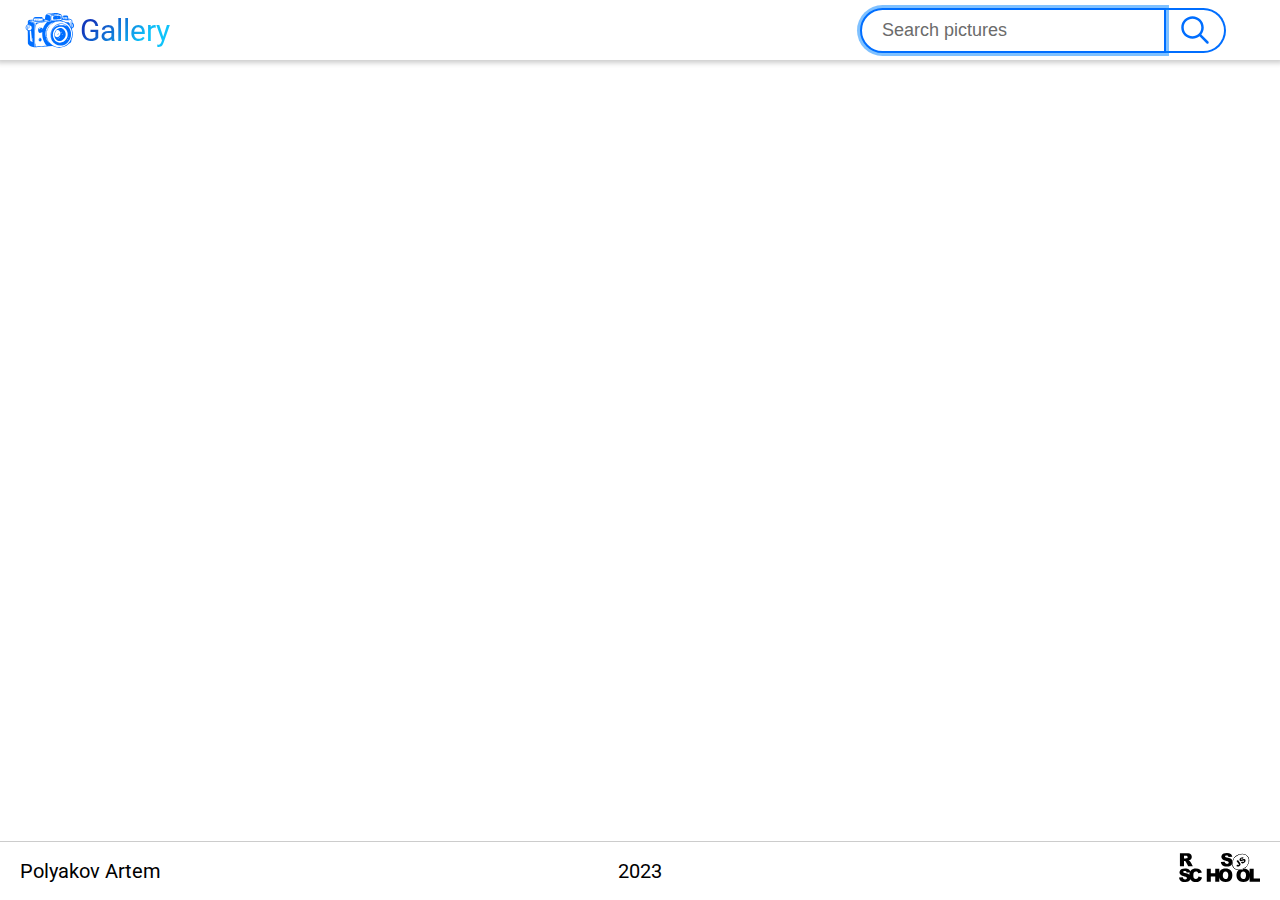
<file: image-galery/index.html>
<!DOCTYPE html>
<html lang="en">

<head>
  <meta charset="UTF-8">
  <meta name="viewport" content="width=device-width,initial-scale=1,shrink-to-fit=no">
  <meta http-equiv="X-UA-Compatible" content="ie=edge">
  <meta name="msapplication-TileColor" content="#FFFFFF">
  <meta name="theme-color" content="#FFFFFF">
  <meta name="description" content="Index page">
  <meta name="keywords" content="index, page">
  <meta name="author" content>
  <meta name="twitter:card" content="summary">
  <meta name="twitter:site" content>
  <meta name="twitter:image" content>
  <meta name="twitter:description" content>
  <meta property="og:url" content>
  <meta property="og:title" content>
  <meta property="og:description" content>
  <meta property="og:image" content>
  <meta property="og:type" content="website">
  <link rel="apple-touch-icon" sizes="180x180" href="./assets/favicons/apple-touch-icon.png">
  <link rel="icon" type="image/png" sizes="32x32" href="./assets/favicons/favicon-32x32.png">
  <link rel="icon" type="image/png" sizes="16x16" href="./assets/favicons/favicon-16x16.png">
  <link rel="manifest" href="./assets/favicons/site.webmanifest">
  <title>Gallery</title>

  <link rel="preconnect" href="https://fonts.googleapis.com">
  <link rel="preconnect" href="https://fonts.gstatic.com" crossorigin>
  <link href="https://fonts.googleapis.com/css2?family=Gudea&family=Gurajada&family=Roboto&display=swap"
    rel="stylesheet">


  <link href="./css/reset.css" rel="stylesheet">
  <link href="./css/style.css" rel="stylesheet">
</head>

<body>
  <header class="header">
    <div class="header__inner">
      <a class="header__logo" href="/">
        <img class="header__logo-icon" src="./assets/svg/camera.svg" alt=""></img>
        <h1 class="header__logo-text">Gallery</h1>
      </a>

      <form action="" class="search header__search">
        <div class="input">
          <button class="btn clear-btn input__clear-btn" type="reset"></button>
          <input class="input__control" type="text" placeholder="Search pictures" autocomplete="off">

        </div>
        <button class="btn search-btn search__search-btn" type="submit">
        </button>
      </form>
    </div>
  </header>

  <main>
    <section class="section-gallery">
      <div class="gallery">
        <div class="gallery__grid">
        </div>
      </div>
    </section>
    <div class="pagination">

    </div>
  </main>

  <footer class="footer">
    <div class="footer__inner">
      <a class="link footer__developer" href="https://github.com/polyakov-artem/" target="_blank">Polyakov Artem</a>
      <time datetime="2023" class="footer__creation-date">2023</time>
      <a class="link footer__company" href="https://rs.school/js-stage0/" target="_blank">
        <img src="./assets/svg/rs_school_js.svg" alt="">
      </a>
    </div>
  </footer>

  <script type="module" src="./js/index.js"></script>
</body>

</html>
</file>
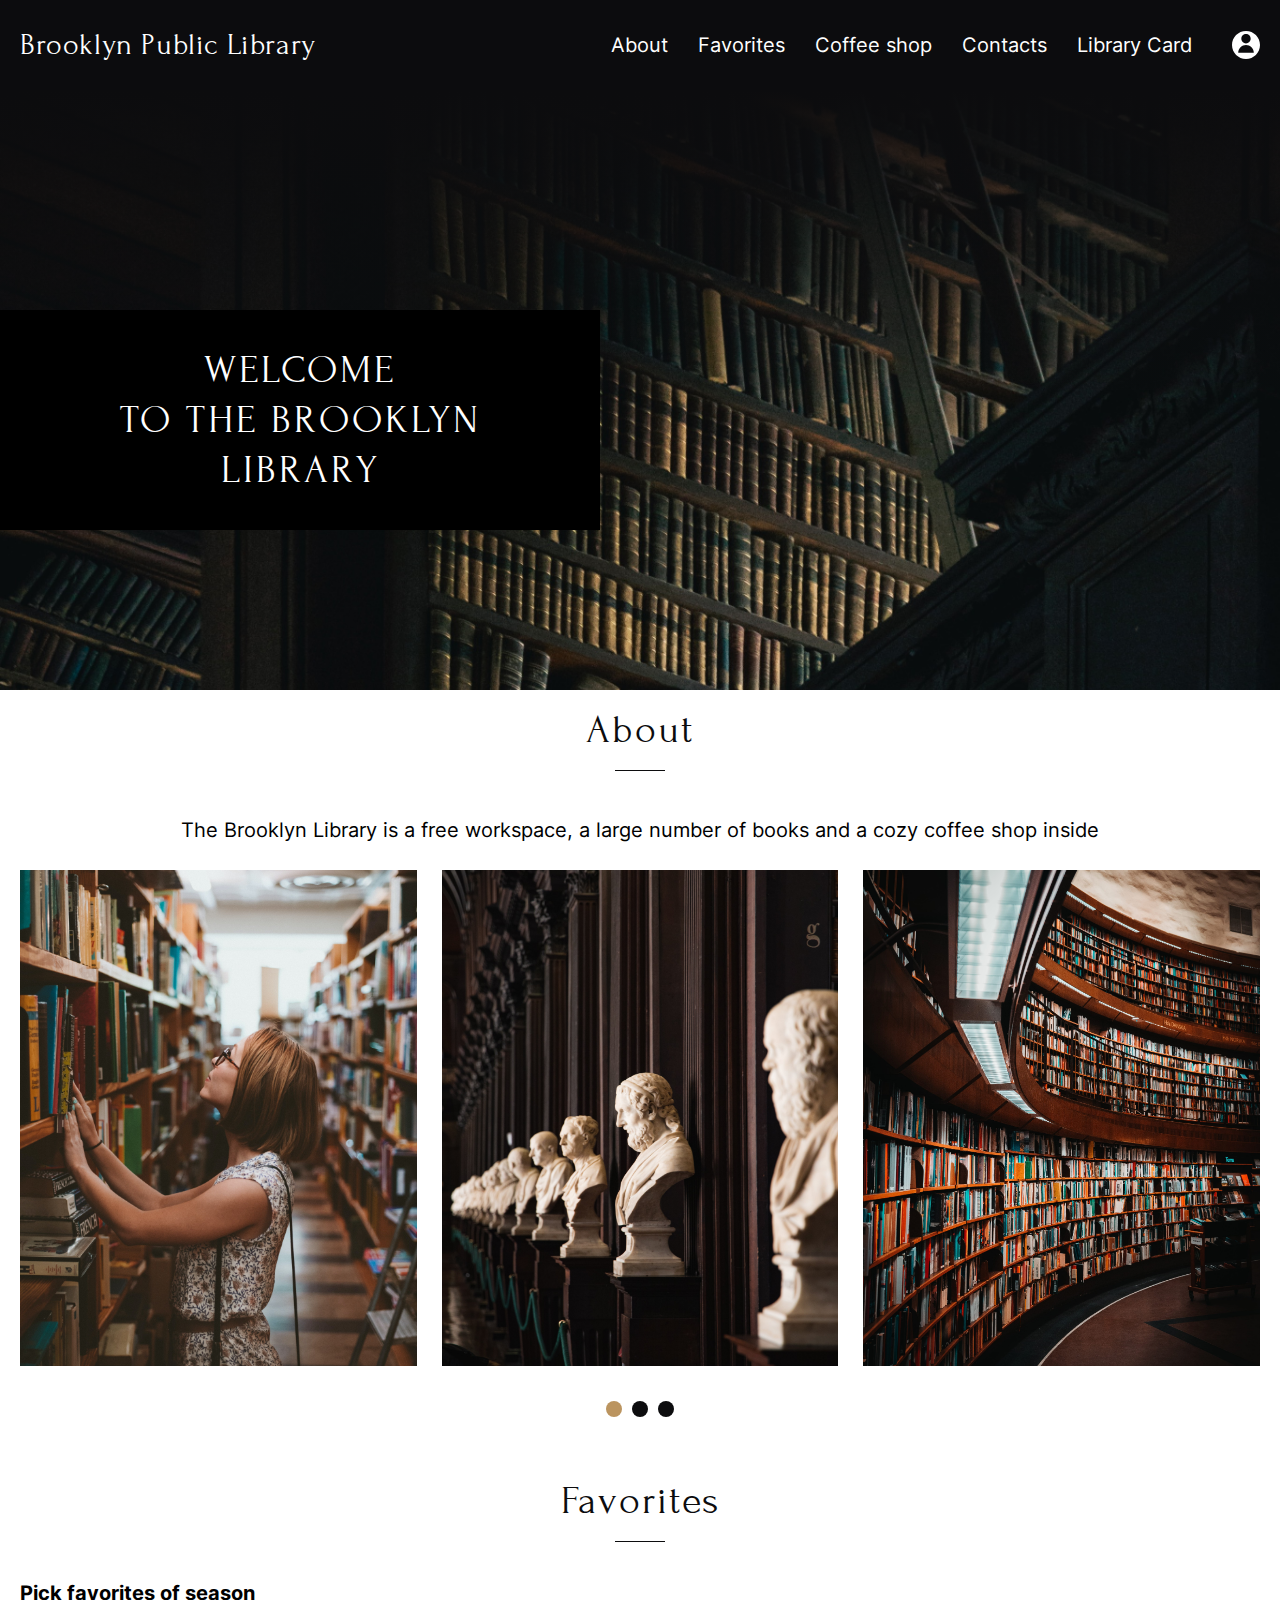
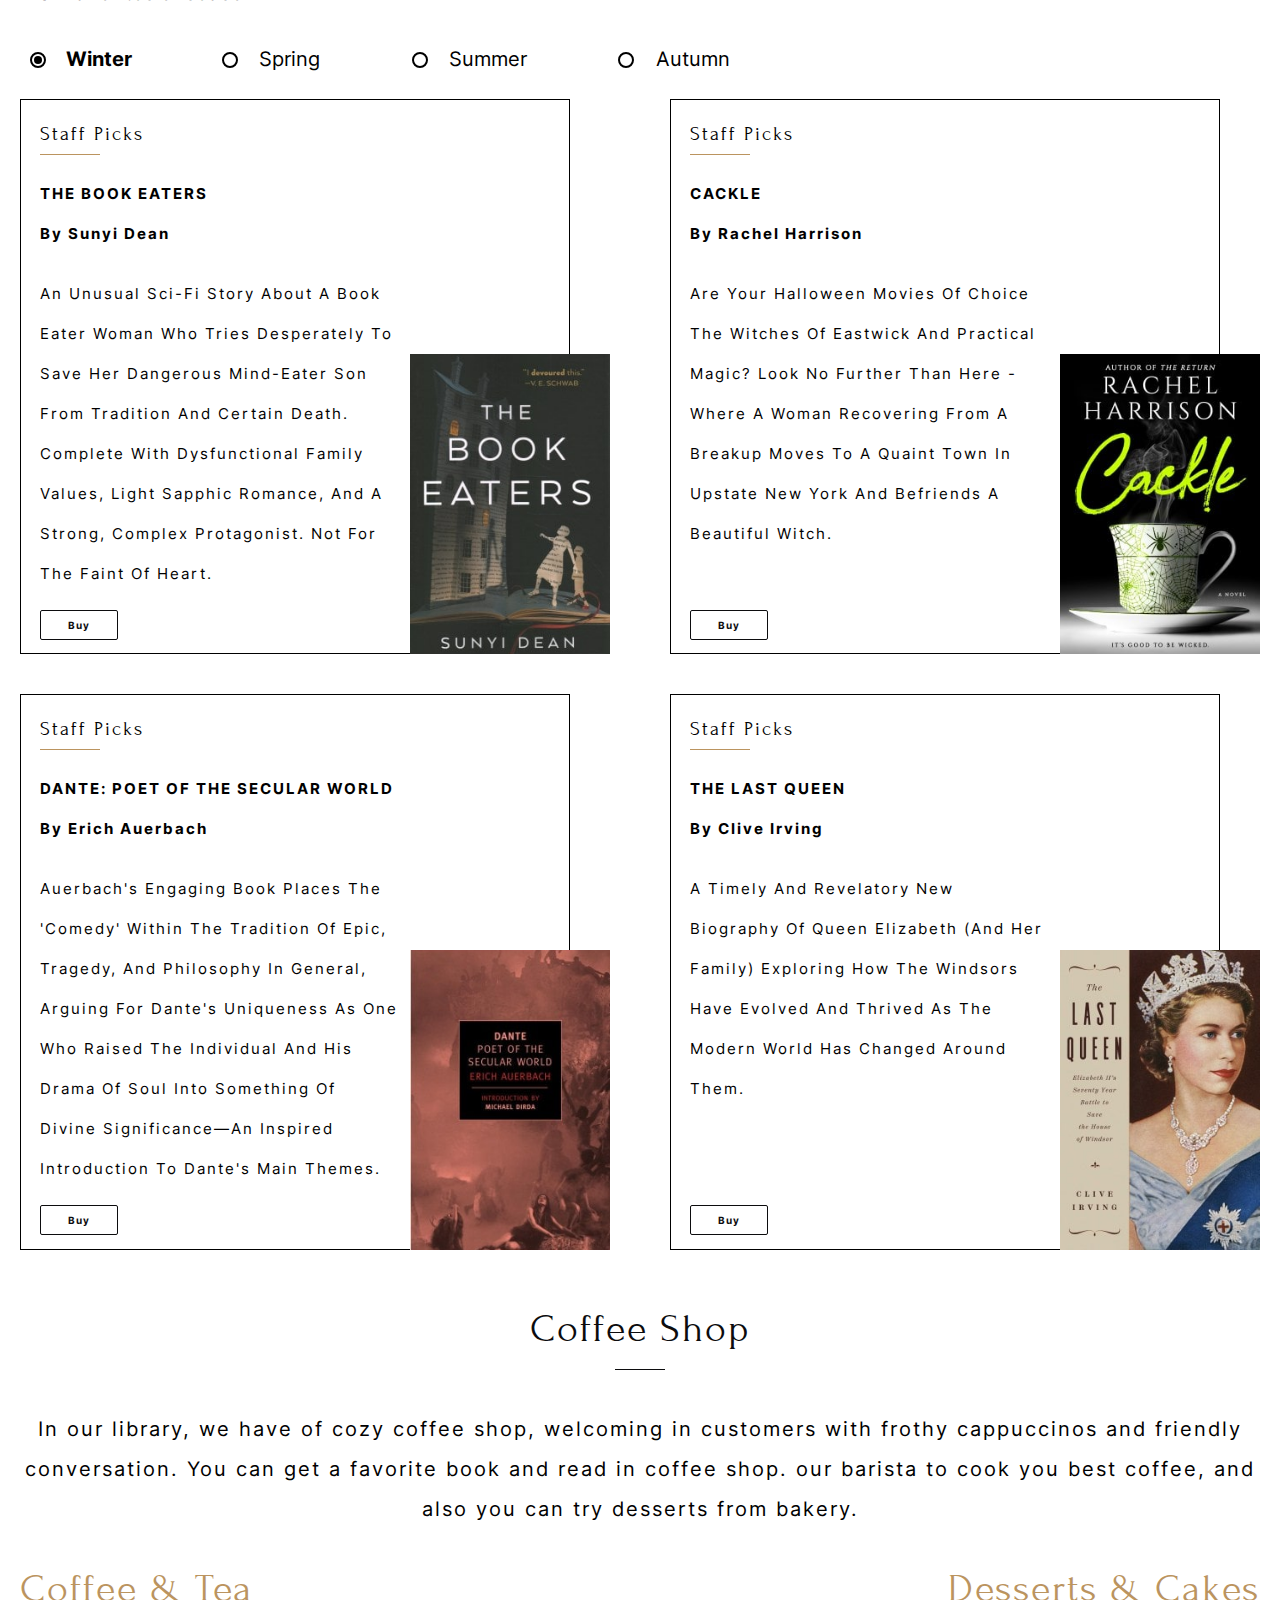
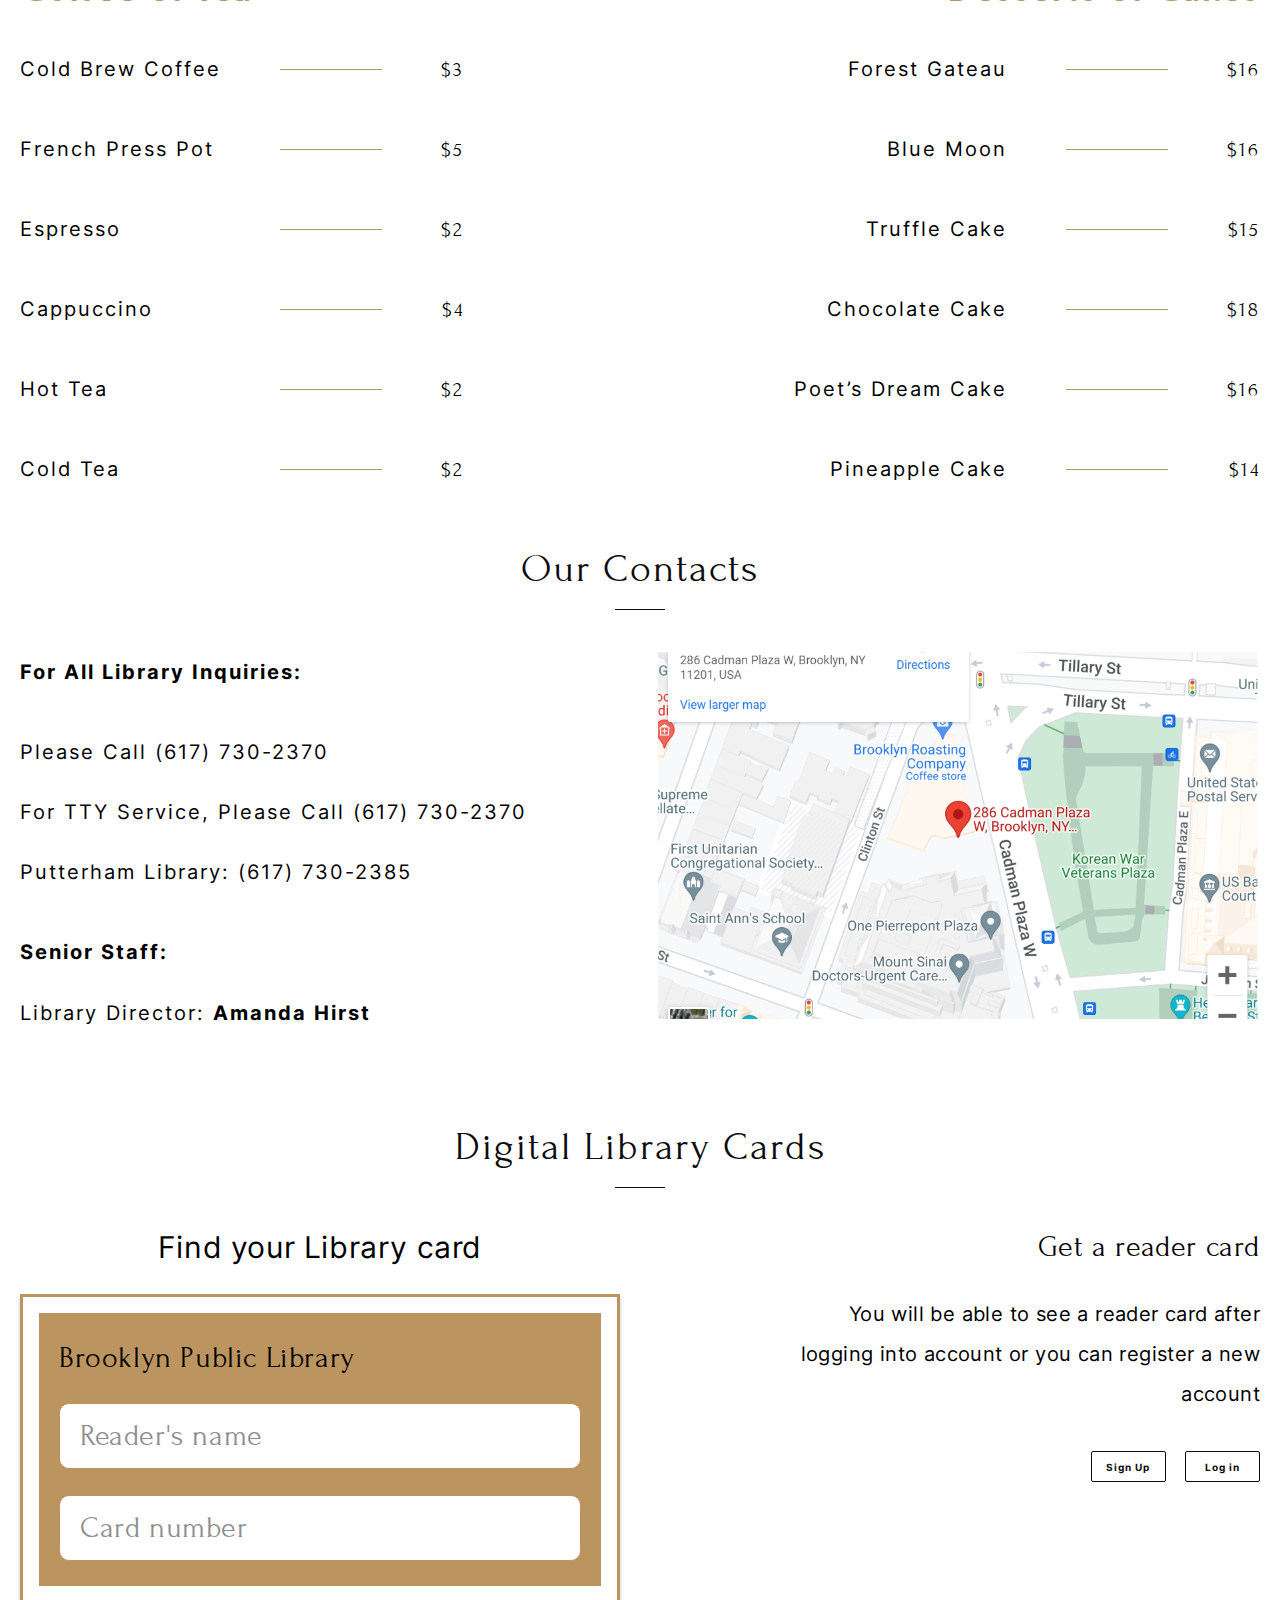
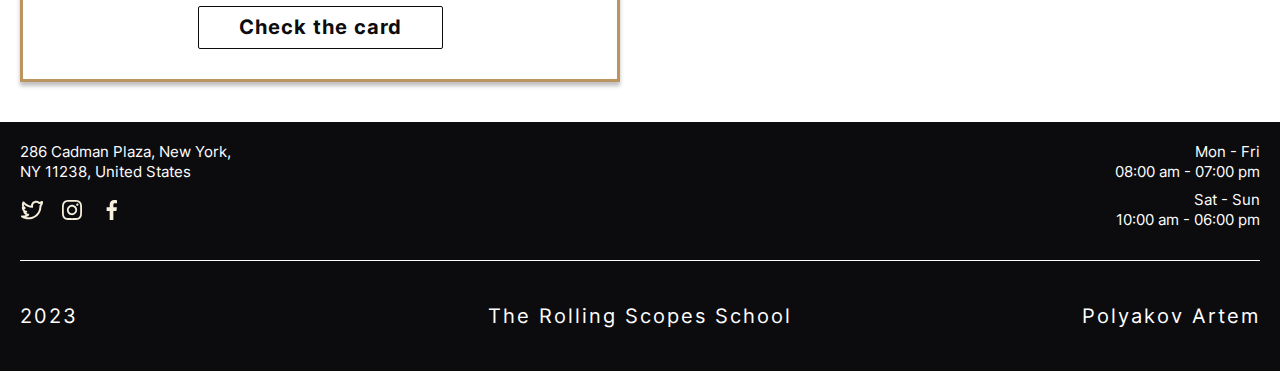
<file: library/index.html>
<!DOCTYPE html>
<html lang="en">

<head>
  <meta charset="UTF-8">
  <meta name="viewport" content="width=device-width,initial-scale=1,shrink-to-fit=no">
  <meta http-equiv="X-UA-Compatible" content="ie=edge">
  <meta name="msapplication-TileColor" content="#FFFFFF">
  <meta name="theme-color" content="#FFFFFF">
  <meta name="description" content="Index page">
  <meta name="keywords" content="index, page">
  <meta name="author" content>
  <meta name="twitter:card" content="summary">
  <meta name="twitter:site" content>
  <meta name="twitter:image" content>
  <meta name="twitter:description" content>
  <meta property="og:url" content>
  <meta property="og:title" content>
  <meta property="og:description" content>
  <meta property="og:image" content>
  <meta property="og:type" content="website">
  <link rel="apple-touch-icon" sizes="180x180" href="./assets/favicons/apple-touch-icon.png">
  <link rel="icon" type="image/png" sizes="32x32" href="./assets/favicons/favicon-32x32.png">
  <link rel="icon" type="image/png" sizes="16x16" href="./assets/favicons/favicon-16x16.png">
   <link rel="manifest" href="./assets/favicons/site.webmanifest">
  <title>Library</title>
  <link href="./css/normalize.css" rel="stylesheet">
  <link href="./css/style.css" rel="stylesheet">
  <!-- <link href="./dev/outline.css" rel="stylesheet"> -->
</head>

<body>
  <div class="page">
    <header class="header">
      <a class="header__home-link" href="./">
        <h1 class="header__logo">Brooklyn Public Library</h1>
      </a>

      <nav class="header__nav">
        <div class="header__menu-content">
          <ul class="header__menu">
            <li class="header__item">
              <a class="header__link" href="#about">About</a>
            </li>
            <li class="header__item">
              <a class="header__link" href="#favorites">Favorites</a>
            </li>
            <li class="header__item">
              <a class="header__link" href="#coffee-shop">Coffee shop</a>
            </li>
            <li class="header__item">
              <a class="header__link" href="#contacts">Contacts</a>
            </li>
            <li class="header__item">
              <a class="header__link" href="#library-card">Library Card</a>
            </li>
          </ul>
        </div>
      </nav>

      <div class="user-menu header__user-menu">
        <div class="user-menu__avatar-wrap">
          <img class="user-menu__guest-avatar" title = "Avatar" src="./assets/svg/icon-profile.svg" alt="User avatar" width="28"
            height="28">
        </div>
        <ul class="user-menu__content">
          <li class="user-menu__item user-menu__title">
            Profile
          </li>
          <li class="user-menu__item">
            <a href="#" class="user-menu__link" data-modal-id="modal-login">Log In</a>
          </li>
          <li class="user-menu__item">
            <a href="#" class="user-menu__link" data-modal-id="modal-register">Register</a>
          </li>
        </ul>
      </div>

      <button class="hamburger hamburger_type_slider header__toggler">
        <span class="hamburger__box">
          <span class="hamburger__inner"></span>
        </span>
      </button>


    </header>

    <main>
      <section class="welcome page__welcome">
        <h2 class="welcome__title">Welcome<br>to the Brooklyn<br>Library</h2>
      </section>

      <section class="about page__about" id="about">
        <h2 class="section-title">About</h2>
        <p class="section-description">The Brooklyn Library is a free workspace, a large number of books and a cozy
          coffee shop inside </p>
        <div class="gallery about__gallery">

          <div class="gallery__viewport">
            <div class="gallery__items">
              <div class="gallery__item">
                <img class="adaptive-img" src="./assets/img/about/2.jpg" alt="Library picture">
              </div>
              <div class="gallery__item">
                <img class="adaptive-img" src="./assets/img/about/1.jpg" alt="Library picture">
              </div>
              <div class="gallery__item">
                <img class="adaptive-img" src="./assets/img/about/3.jpg" alt="Library picture">
              </div>
              <div class="gallery__item">
                <img class="adaptive-img" src="./assets/img/about/4.jpg" alt="Library picture">
              </div>
              <div class="gallery__item">
                <img class="adaptive-img" src="./assets/img/about/5.jpg" alt="Library picture">
              </div>
            </div>
          </div>

          <button class="gallery__btn gallery__prev-btn" disabled>
            <img class="gallery__btn-icon" src="./assets/svg/icon-carret.svg" alt="Previous">
          </button>
          <button class="gallery__btn gallery__next-btn">
            <img class="gallery__btn-icon" src="./assets/svg/icon-carret.svg" alt="Next">
          </button>

          <div class="gallery__dots">
          </div>
        </div>
      </section>

      <section class="favorites page__favorites" id="favorites">
        <h2 class="section-title favorites__title">Favorites</h2>

        <div class="item-picker">
          <p class="item-picker__title">Pick favorites of season</p>

          <ul class="item-picker__controls-wrap">
            <li class="radio item-picker__control">
              <input class="radio__input visually-hidden" id="r1" type="radio" name="season" checked value="winter">
              <label class="radio__label" for="r1">
                <span class="radio__box"></span>
                <span class="radio__text" data-title="Winter">Winter</span>
              </label>
            </li>
            <li class="radio item-picker__control">
              <input class="radio__input visually-hidden" id="r2" type="radio" name="season" value="spring">
              <label class="radio__label" for="r2">
                <span class="radio__box"></span>
                <span class="radio__text" data-title="Spring">Spring</span>
              </label>
            </li>
            <li class="radio item-picker__control">
              <input class="radio__input visually-hidden" id="r3" type="radio" name="season" value="summer">
              <label class="radio__label" for="r3">
                <span class="radio__box"></span>
                <span class="radio__text" data-title="Summer">Summer</span>
              </label>
            </li>
            <li class="radio item-picker__control">
              <input class="radio__input visually-hidden" id="r4" type="radio" name="season" value="autumn">
              <label class="radio__label" for="r4">
                <span class="radio__box"></span>
                <span class="radio__text" data-title="Autumn">Autumn</span>
              </label>
            </li>
          </ul>
          <div class="item-picker__tabs">
            <div class="item-picker__tab item-picker__tab_active item-picker__tab_fadein" data-season="winter">
              <div class="item-picker__grid">
                <div class="item-picker__item">
                  <article class="book-block item-picker__item-inner" data-order-code="1">
                    <header class="book-block__header">
                      <p class="book-block__source">Staff Picks</p>
                      <h4 class="book-block__title">The Book Eaters</h4>
                      <p class="book-block__author">By Sunyi Dean</p>
                    </header>
                    <div class="book-block__wrap">
                      <div class="book-block__content">
                        <p class="book-block__text">An unusual sci-fi story about a book eater woman who
                          tries desperately
                          to save her dangerous mind-eater son from tradition and certain death. Complete
                          with dysfunctional
                          family values, light Sapphic romance, and a strong, complex protagonist. Not for
                          the faint of
                          heart.</p>
                        <button class="btn btn-transparent book-block__btn" data-modal-id="modal-login">Buy</button>
                      </div>
                      <div class="book-block__img-wrap">
                        <img class="book-block__img" src="./assets/img/books/15.jpg" alt="Book cover">
                      </div>
                    </div>
                  </article>
                </div>
                <div class="item-picker__item">
                  <article class="book-block item-picker__item-inner" data-order-code="2">
                    <header class="book-block__header">
                      <p class="book-block__source">Staff Picks</p>
                      <h4 class="book-block__title">Cackle</h4>
                      <p class="book-block__author">By Rachel Harrison</p>
                    </header>
                    <div class="book-block__wrap">
                      <div class="book-block__content">
                        <p class="book-block__text">Are your Halloween movies of choice The Witches of
                          Eastwick and
                          Practical Magic? Look no further than here - where a woman recovering from a
                          breakup moves to a
                          quaint town in upstate New York and befriends a beautiful witch.</p>
                        <button class="btn btn-transparent book-block__btn" data-modal-id="modal-login">Buy</button>
                      </div>
                      <div class="book-block__img-wrap">
                        <img class="book-block__img" src="./assets/img/books/7.jpg" alt="Book cover">
                      </div>
                    </div>
                  </article>
                </div>
                <div class="item-picker__item">
                  <article class="book-block item-picker__item-inner" data-order-code="3">
                    <header class="book-block__header">
                      <p class="book-block__source">Staff Picks</p>
                      <h4 class="book-block__title">Dante: Poet of the Secular World</h4>
                      <p class="book-block__author">By Erich Auerbach</p>
                    </header>
                    <div class="book-block__wrap">
                      <div class="book-block__content">
                        <p class="book-block__text">Auerbach's engaging book places the 'Comedy' within the
                          tradition of
                          epic, tragedy, and philosophy in general, arguing for Dante's uniqueness as one
                          who raised the
                          individual and his drama of soul into something of divine significance—an
                          inspired introduction to
                          Dante's main themes.</p>
                        <button class="btn btn-transparent book-block__btn" data-modal-id="modal-login">Buy</button>
                      </div>
                      <div class="book-block__img-wrap">
                        <img class="book-block__img" src="./assets/img/books/10.jpg" alt="Book cover">
                      </div>
                    </div>
                  </article>
                </div>
                <div class="item-picker__item">
                  <article class="book-block item-picker__item-inner" data-order-code="4">
                    <header class="book-block__header">
                      <p class="book-block__source">Staff Picks</p>
                      <h4 class="book-block__title">The Last Queen</h4>
                      <p class="book-block__author">By Clive Irving</p>
                    </header>
                    <div class="book-block__wrap">
                      <div class="book-block__content">
                        <p class="book-block__text">A timely and revelatory new biography of Queen Elizabeth
                          (and her
                          family) exploring how the Windsors have evolved and thrived as the modern world
                          has changed around
                          them.</p>
                        <button class="btn btn-transparent book-block__btn" data-modal-id="modal-login">Buy</button>
                      </div>
                      <div class="book-block__img-wrap">
                        <img class="book-block__img" src="./assets/img/books/16.jpg" alt="Book cover">
                      </div>
                    </div>
                  </article>
                </div>
              </div>
            </div>
            <div class="item-picker__tab" data-season="spring">
              <div class="item-picker__grid">
                <div class="item-picker__item">
                  <article class="book-block item-picker__item-inner" data-order-code="5">
                    <header class="book-block__header">
                      <p class="book-block__source">Staff Picks</p>
                      <h4 class="book-block__title">The Body</h4>
                      <p class="book-block__author">By Stephen King</p>
                    </header>
                    <div class="book-block__wrap">
                      <div class="book-block__content">
                        <p class="book-block__text">Powerful novel that takes you back to a nostalgic time, exploring
                          both
                          the
                          beauty and danger and loss of innocence that is youth.</p>
                        <button class="btn btn-transparent book-block__btn" data-modal-id="modal-login">Buy</button>
                      </div>
                      <div class="book-block__img-wrap">
                        <img class="book-block__img" src="./assets/img/books/14.jpg" alt="Book cover">
                      </div>
                    </div>
                  </article>
                </div>
                <div class="item-picker__item">
                  <article class="book-block item-picker__item-inner" data-order-code="6">
                    <header class="book-block__header">
                      <p class="book-block__source">Staff Picks</p>
                      <h4 class="book-block__title">Carry: A Memoir of Survival on Stolen Land</h4>
                      <p class="book-block__author">By Toni Jenson</p>
                    </header>
                    <div class="book-block__wrap">
                      <div class="book-block__content">
                        <p class="book-block__text">This memoir about the author's relationship with gun violence feels
                          both
                          expansive and intimate, resulting in a lyrical indictment of the way things are.</p>
                        <button class="btn btn-transparent book-block__btn" data-modal-id="modal-login">Buy</button>
                      </div>
                      <div class="book-block__img-wrap">
                        <img class="book-block__img" src="./assets/img/books/8.jpg" alt="Book cover">
                      </div>
                    </div>
                  </article>
                </div>
                <div class="item-picker__item">
                  <article class="book-block item-picker__item-inner" data-order-code="7">
                    <header class="book-block__header">
                      <p class="book-block__source">Staff Picks</p>
                      <h4 class="book-block__title">By Alexandra Chang</h4>
                      <p class="book-block__author">Days of Distraction</p>
                    </header>
                    <div class="book-block__wrap">
                      <div class="book-block__content">
                        <p class="book-block__text">A sardonic view of Silicon Valley culture, a meditation on race, and
                          a
                          journal of displacement and belonging, all in one form-defying package of spare prose.</p>
                        <button class="btn btn-transparent book-block__btn" data-modal-id="modal-login">Buy</button>
                      </div>
                      <div class="book-block__img-wrap">
                        <img class="book-block__img" src="./assets/img/books/11.jpg" alt="Book cover">
                      </div>
                    </div>
                  </article>
                </div>
                <div class="item-picker__item">
                  <article class="book-block item-picker__item-inner" data-order-code="8">
                    <header class="book-block__header">
                      <p class="book-block__source">Staff Picks</p>
                      <h4 class="book-block__title">Dominicana</h4>
                      <p class="book-block__author">By Angie Cruz</p>
                    </header>
                    <div class="book-block__wrap">
                      <div class="book-block__content">
                        <p class="book-block__text">A fascinating story of a teenage girl who marries a man twice her
                          age
                          with
                          the promise to bring her to America. Her marriage is an opportunity for her family to
                          eventually
                          immigrate. For fans of Isabel Allende and Julia Alvarez.</p>
                        <button class="btn btn-transparent book-block__btn" data-modal-id="modal-login">Buy</button>
                      </div>
                      <div class="book-block__img-wrap">
                        <img class="book-block__img" src="./assets/img/books/12.jpg" alt="Book cover">
                      </div>
                    </div>
                  </article>
                </div>
              </div>

            </div>
            <div class="item-picker__tab" data-season="summer">
              <div class="item-picker__grid">
                <div class="item-picker__item">
                  <article class="book-block item-picker__item-inner" data-order-code="9">
                    <header class="book-block__header">
                      <p class="book-block__source">Staff Picks</p>
                      <h4 class="book-block__title">Crude: A Memoir</h4>
                      <p class="book-block__author">By Pablo Fajardo & ​​Sophie Tardy-Joubert</p>
                    </header>
                    <div class="book-block__wrap">
                      <div class="book-block__content">
                        <p class="book-block__text">Drawing and color by Damien Roudeau | This book illustrates the
                          struggles
                          of a group of indigenous Ecuadoreans as they try to sue the ChevronTexaco company for damage
                          their
                          oil fields did to the Amazon and her people</p>
                        <button class="btn btn-transparent book-block__btn" data-modal-id="modal-login">Buy</button>
                      </div>
                      <div class="book-block__img-wrap">
                        <img class="book-block__img" src="./assets/img/books/9.jpg" alt="Book cover">
                      </div>
                    </div>
                  </article>
                </div>
                <div class="item-picker__item">
                  <article class="book-block item-picker__item-inner" data-order-code="10">
                    <header class="book-block__header">
                      <p class="book-block__source">Staff Picks</p>
                      <h4 class="book-block__title">Let My People Go Surfing</h4>
                      <p class="book-block__author">By Yvon Chouinard</p>
                    </header>
                    <div class="book-block__wrap">
                      <div class="book-block__content">
                        <p class="book-block__text">Chouinard—climber, businessman, environmentalist—shares tales of
                          courage
                          and persistence from his experience of founding and leading Patagonia, Inc. Full title: Let My
                          People Go Surfing: The Education of a Reluctant Businessman, Including 10 More Years of
                          Business
                          Unusual.</p>
                        <button class="btn btn-transparent book-block__btn" data-modal-id="modal-login">Buy</button>
                      </div>
                      <div class="book-block__img-wrap">
                        <img class="book-block__img" src="./assets/img/books/13.jpg" alt="Book cover">
                      </div>
                    </div>
                  </article>
                </div>
                <div class="item-picker__item">
                  <article class="book-block item-picker__item-inner" data-order-code="11">
                    <header class="book-block__header">
                      <p class="book-block__source">Staff Picks</p>
                      <h4 class="book-block__title">The Octopus Museum: Poems</h4>
                      <p class="book-block__author">By Brenda Shaughnessy</p>
                    </header>
                    <div class="book-block__wrap">
                      <div class="book-block__content">
                        <p class="book-block__text">This collection of bold and scathingly beautiful feminist poems
                          imagines
                          what comes after our current age of environmental destruction, racism, sexism, and divisive
                          politics.</p>
                        <button class="btn btn-transparent book-block__btn" data-modal-id="modal-login">Buy</button>
                      </div>
                      <div class="book-block__img-wrap">
                        <img class="book-block__img" src="./assets/img/books/6.jpg" alt="Book cover">
                      </div>
                    </div>
                  </article>
                </div>
                <div class="item-picker__item">
                  <article class="book-block item-picker__item-inner" data-order-code="12">
                    <header class="book-block__header">
                      <p class="book-block__source">Staff Picks</p>
                      <h4 class="book-block__title">Shark Dialogues: A Novel</h4>
                      <p class="book-block__author">By Kiana Davenport</p>
                    </header>
                    <div class="book-block__wrap">
                      <div class="book-block__content">
                        <p class="book-block__text">An epic saga of seven generations of one family encompasses the
                          tumultuous
                          history of Hawaii as a Hawaiian woman gathers her four granddaughters together in an erotic
                          tale
                          of
                          villains and dreamers, queens and revolutionaries, lepers and healers.</p>
                        <button class="btn btn-transparent book-block__btn" data-modal-id="modal-login">Buy</button>
                      </div>
                      <div class="book-block__img-wrap">
                        <img class="book-block__img" src="./assets/img/books/5.jpg" alt="Book cover">
                      </div>
                    </div>
                  </article>
                </div>
              </div>

            </div>
            <div class="item-picker__tab" data-season="autumn">
              <div class="item-picker__grid">
                <div class="item-picker__item">
                  <article class="book-block item-picker__item-inner" data-order-code="13">
                    <header class="book-block__header">
                      <p class="book-block__source">Staff Picks</p>
                      <h4 class="book-block__title">Casual Conversation</h4>
                      <p class="book-block__author">By Renia White</p>
                    </header>
                    <div class="book-block__wrap">
                      <div class="book-block__content">
                        <p class="book-block__text">White's impressive debut collection takes readers through and beyond
                          the
                          concepts of conversation and the casual - both what we say to each other and what we don't,
                          examining the possibilities around how we construct and communicate identity. </p>
                        <button class="btn btn-transparent book-block__btn" data-modal-id="modal-login">Buy</button>
                      </div>
                      <div class="book-block__img-wrap">
                        <img class="book-block__img" src="./assets/img/books/4.jpg" alt="Book cover">
                      </div>
                    </div>
                  </article>
                </div>
                <div class="item-picker__item">
                  <article class="book-block item-picker__item-inner" data-order-code="14">
                    <header class="book-block__header">
                      <p class="book-block__source">Staff Picks</p>
                      <h4 class="book-block__title">The Great Fire</h4>
                      <p class="book-block__author">By Lou Ureneck</p>
                    </header>
                    <div class="book-block__wrap">
                      <div class="book-block__content">
                        <p class="book-block__text">The harrowing story of an ordinary American and a principled Naval
                          officer
                          who, horrified by the burning of Smyrna, led an extraordinary rescue effort that saved a
                          quarter
                          of
                          a million refugees from the Armenian Genocide</p>
                        <button class="btn btn-transparent book-block__btn" data-modal-id="modal-login">Buy</button>
                      </div>
                      <div class="book-block__img-wrap">
                        <img class="book-block__img" src="./assets/img/books/3.jpg" alt="Book cover">
                      </div>
                    </div>
                  </article>
                </div>
                <div class="item-picker__item">
                  <article class="book-block item-picker__item-inner" data-order-code="15">
                    <header class="book-block__header">
                      <p class="book-block__source">Staff Picks</p>
                      <h4 class="book-block__title">Rickey: The Life and Legend</h4>
                      <p class="book-block__author">By Howard Bryant</p>
                    </header>
                    <div class="book-block__wrap">
                      <div class="book-block__content">
                        <p class="book-block__text">With the fall rolling around, one can't help but think of baseball's
                          postseason coming up! And what better way to prepare for it than reading the biography of one
                          of
                          the
                          game's all-time greatest performers, the Man of Steal, Rickey Henderson?</p>
                        <button class="btn btn-transparent book-block__btn" data-modal-id="modal-login">Buy</button>
                      </div>
                      <div class="book-block__img-wrap">
                        <img class="book-block__img" src="./assets/img/books/2.jpg" alt="Book cover">
                      </div>
                    </div>
                  </article>
                </div>
                <div class="item-picker__item">
                  <article class="book-block item-picker__item-inner" data-order-code="16">
                    <header class="book-block__header">
                      <p class="book-block__source">Staff Picks</p>
                      <h4 class="book-block__title">Slug: And Other Stories</h4>
                      <p class="book-block__author">By Megan Milks</p>
                    </header>
                    <div class="book-block__wrap">
                      <div class="book-block__content">
                        <p class="book-block__text">Exes Tegan and Sara find themselves chained together by hairballs of
                          codependency. A father and child experience the shared trauma of giving birth to gods from
                          their
                          wounds.</p>
                        <button class="btn btn-transparent book-block__btn" data-modal-id="modal-login">Buy</button>
                      </div>
                      <div class="book-block__img-wrap">
                        <img class="book-block__img" src="./assets/img/books/1.jpg" alt="Book cover">
                      </div>
                    </div>
                  </article>
                </div>
              </div>
            </div>
          </div>

        </div>
      </section>

      <section class="coffee-shop page__coffee-shop" id="coffee-shop">
        <h2 class="section-title">Coffee shop</h2>
        <p class="section-description coffee-shop__description">In our library, we have of cozy coffee shop,
          welcoming in customers with frothy cappuccinos and friendly conversation.
          You can get a favorite book and read in coffee shop. our barista to cook you best coffee, and also you
          can try desserts from bakery.</p>

        <div class="coffee-shop__grid">
          <div class="coffee-shop__item">
            <article class="price-block">
              <h4 class="price-block__title">Coffee & Tea</h4>
              <ul class="price-block__table">
                <li class="price-block__row">
                  <span class="price-block__item-name">Cold Brew Coffee</span>
                  <span class="price-block__divider"></span>
                  <span class="price-block__price">3</span>
                </li>
                <li class="price-block__row">
                  <span class="price-block__item-name">French Press Pot</span>
                  <span class="price-block__divider"></span>
                  <span class="price-block__price">5</span>
                </li>
                <li class="price-block__row">
                  <span class="price-block__item-name">Espresso</span>
                  <span class="price-block__divider"></span>
                  <span class="price-block__price">2</span>
                </li>
                <li class="price-block__row">
                  <span class="price-block__item-name">Cappuccino</span>
                  <span class="price-block__divider"></span>
                  <span class="price-block__price">4</span>
                </li>
                <li class="price-block__row">
                  <span class="price-block__item-name">Hot tea</span>
                  <span class="price-block__divider"></span>
                  <span class="price-block__price">2</span>
                </li>
                <li class="price-block__row">
                  <span class="price-block__item-name">Cold tea</span>
                  <span class="price-block__divider"></span>
                  <span class="price-block__price">2</span>
                </li>
              </ul>
            </article>
          </div>
          <div class="coffee-shop__item">
            <article class="price-block">
              <h4 class="price-block__title">Desserts & Cakes</h4>
              <ul class="price-block__table">
                <li class="price-block__row">
                  <span class="price-block__item-name">Forest Gateau</span>
                  <span class="price-block__divider"></span>
                  <span class="price-block__price">16</span>
                </li>
                <li class="price-block__row">
                  <span class="price-block__item-name">Blue Moon</span>
                  <span class="price-block__divider"></span>
                  <span class="price-block__price">16</span>
                </li>
                <li class="price-block__row">
                  <span class="price-block__item-name">Truffle Cake</span>
                  <span class="price-block__divider"></span>
                  <span class="price-block__price">15</span>
                </li>
                <li class="price-block__row">
                  <span class="price-block__item-name">Chocolate Cake</span>
                  <span class="price-block__divider"></span>
                  <span class="price-block__price">18</span>
                </li>
                <li class="price-block__row">
                  <span class="price-block__item-name">Poet’s Dream Cake</span>
                  <span class="price-block__divider"></span>
                  <span class="price-block__price">16</span>
                </li>
                <li class="price-block__row">
                  <span class="price-block__item-name">Pineapple Cake</span>
                  <span class="price-block__divider"></span>
                  <span class="price-block__price">14</span>
                </li>
              </ul>
            </article>
          </div>
        </div>

      </section>

      <section class="contacts page__contacts" id="contacts">
        <h2 class="contacts__title section-title">Our Contacts</h2>
        <div class="contacts__grid">
          <div class="contacts__column">
            <div class="contacts__section">
              <h4 class="contacts__section-title">For all Library inquiries:</h4>
              <ul class="contacts__list">
                <li class="contacts__item">
                  <span class="contacts__item-text">Please call </span>
                  <a class="contacts__item-link" href="tel:6177302370">(617) 730-2370</a>
                </li>
                <li class="contacts__item">
                  <span class="contacts__item-text">For TTY service, please call </span>
                  <a class="contacts__item-link" href="tel:6177302370">(617) 730-2370</a>
                </li>
                <li class="contacts__item">
                  <span class="contacts__item-text">Putterham Library: </span>
                  <a class="contacts__item-link" href="tel:6177302385"> (617) 730-2385</a>
                </li>
              </ul>
            </div>
            <div class="contacts__section">
              <h4 class="contacts__section-title contacts__staff-title">Senior Staff:</h4>
              <ul class="contacts__list">
                <li class="contacts__item">
                  <span class="contacts__item-text">Library Director:</span>
                  <a class="contacts__item-link contacts__accented-text" href="mailto:AmandaHirst@gmail.com">Amanda
                    Hirst</a>
                </li>
              </ul>
            </div>
          </div>
          <div class="contacts__map-column">
            <div class="contacts__map-wrap">
              <img class="contacts__map adaptive-img" src="./assets/img/contacts/map.png" alt="">
            </div>
          </div>
        </div>
      </section>

      <section class="library-card library-card_guest page__library-card" id="library-card">
        <h2 class="section-title">Digital Library Cards</h2>
        <div class="library-card__grid">
          <div class="library-card__column">
            <h4 class="library-card__title library-card__guest-title">Find your Library card</h4>
            <h4 class="library-card__title library-card__user-title">Your Library card</h4>

            <form class="card">
              <div class="card__wrap">
                <p class="card__title">Brooklyn Public Library</p>
                <input class="input card-input card__input card__name-input" type="text" placeholder="Reader's name">
                <input class="input card-input card__input card__number-input" type="text" placeholder="Card number">
              </div>

              <button class="btn btn_large btn-transparent card__btn">Check the card</button>

              <div class="card__info">
                <div class="card__item-visits info-item info-item_sm">
                  <p class="info-item__title">visits</p>
                  <img src="./assets/svg/icon-visits.svg" alt="" class="info-item__icon">
                  <p class="info-item__counter"></p>
                </div>
                <div class="card__item-bonuses info-item info-item_sm">
                  <p class="info-item__title">bonuses</p>
                  <img src="./assets/svg/icon-bonuses.svg" alt="" class="info-item__icon">
                  <p class="info-item__counter"></p>
                </div>
                <div class="card__item-books info-item info-item_sm">
                  <p class="info-item__title">Books</p>
                  <img src="./assets/svg/icon-books.svg" alt="" class="info-item__icon">
                  <p class="info-item__counter"></p>
                </div>
              </div>
            </form>
          </div>

          <div class="library-card__column">
            <div class="get-card get-card_guest library-card__get-card">

              <div class="get-card__content get-card__guest-content">
                <h4 class="get-card__title">Get a reader card</h4>
                <p class="get-card__text">You will be able to see a reader card after logging into account or you can
                  register a new account</p>
                <div class="get-card__buttons">
                  <button class="btn btn-transparent btn_pad_a get-card__btn" data-modal-id="modal-register">Sign
                    Up</button>
                  <button class="btn btn-transparent btn_pad_b get-card__btn" data-modal-id="modal-login">Log in</button>
                </div>
              </div>

              <div class="get-card__content get-card__user-content">
                <h4 class="get-card__title">Visit your profile</h4>
                <p class="get-card__text">With a digital library card you get free access to the Library’s wide array of digital resources including e-books,
                databases, educational resources, and more.</p>
                <div class="get-card__buttons">
                  <button class="btn btn-transparent btn_pad_a get-card__btn" data-modal-id="modal-profile">Profile</button>
                </div>
              </div>

            </div>
          </div>
        </div>
      </section>
    </main>

    <footer class="footer">
      <div class="footer__wrap">
        <div class="footer__column">
          <a class="footer__location footer__link" target="_blank"
            href="https://yandex.ru/maps/202/new-york/house/cadman_plaza_west_271/eU4FaA5oQEMFXkJuY2J3eHlnbQE=/?ll=-73.989622%2C40.695499&z=17">286
            Cadman Plaza, New York, NY 11238, United States</a>
          <ul class="social-links">
            <li class="social-links__item">
              <a class="social-links__link" href="https://twitter.com" target="_blank">
                <img class="social-links__icon" width="24" height="24" src="./assets/svg/icon-twitter.svg" alt="">
              </a>
            </li>
            <li class="social-links__item">
              <a class="social-links__link" href="https://instagram.com" target="_blank">
                <img class="social-links__icon" width="24" height="24" src="./assets/svg/icon-instagram.svg" alt="">
              </a>
            </li>
            <li class="social-links__item">
              <a class="social-links__link" href="https://facebook.com" target="_blank">
                <img class="social-links__icon" width="24" height="24" src="./assets/svg/icon-facebook.svg" alt="">
              </a>
            </li>
          </ul>
        </div>

        <div class="footer__column">
          <ul class="footer__intervals">
            <li class="footer__interval">
              <p class="footer__day">Mon - Fri</p>
              <p class="footer__time">08:00 am - 07:00 pm</p>
            </li>
            <li class="footer__interval">
              <p class="footer__day">Sat - Sun</p>
              <p class="footer__time">10:00 am - 06:00 pm</p>
            </li>
          </ul>
        </div>
      </div>

      <div class="footer__copyright">
        <div class="footer__bottom-column">
          <time datetime="2023" class="footer__creation-date">2023</time>
        </div>
        <div class="footer__bottom-column">
          <a class="footer__link footer__organization" href="https://rs.school/js-stage0/" target="_blank">The Rolling
            Scopes School</a>
        </div>
        <div class="footer__bottom-column">
          <a class="footer__link footer__creator" href="https://github.com/polyakov-artem/" target="_blank">Polyakov
            Artem</a>
        </div>
      </div>
    </footer>
  </div>

  <div class="modal-block" id="modal-register">
    <div class="modal-block__window modal-block__window_sm">
      <div class="authorization-block">
        <h4 class="authorization-block__title">Register</h4>
        <form action="" class="signup-form authorization-block__signup-form">
          <div class="signup-form__state"></div>
          <div class="form-field authorization-block__form-field">
            <span class="form-label form-field__form-label">First name</span>
            <input type="text" class="input form-input" name="firstName">
            <span class="form-field__state"></span>
          </div>

          <div class="form-field authorization-block__form-field">
            <span class="form-label form-field__form-label">Last name</span>
            <input type="text" class="input form-input" name="lastName">
            <span class="form-field__state"></span>
          </div>

          <div class="form-field authorization-block__form-field">
            <span class="form-label form-field__form-label">E-mail</span>
            <input type="text" class="input form-input" name="email">
            <span class="form-field__state"></span>
          </div>

          <div class="form-field authorization-block__form-field">
            <span class="form-label form-field__form-label">Password</span>
            <input type="text" class="input form-input" name="password">
            <span class="form-field__state"></span>
          </div>

          <button class="btn btn-transparent btn_pad_a" type="submit">Sign Up</button>
        </form>
        <div class="authorization-block__footer">
          <span class="authorization-block__footer-text">Already have an account?</span>
          <a class="authorization-block__footer-link" href="#" data-modal-id="modal-login">Login</a>
        </div>
      </div>

      <button class="modal-block__close-btn">
        <img src="./assets/svg/icon-close.svg" alt="" class="modal-block__close-icon">
      </button>
    </div>
  </div>

  <div class="modal-block" id="modal-login">
    <div class="modal-block__window modal-block__window_sm">
      <div class="authorization-block">
        <h4 class="authorization-block__title">Login</h4>
        <form action="" class="login-form authorization-block__login-form">
          <div class="login-form__state"></div>
          <div class="form-field authorization-block__form-field">
            <span class="form-label form-field__form-label">E-mail or readers card</span>
            <input type="text" class="input form-input" name="email">
            <span class="form-field__state"></span>
          </div>
          <div class="form-field authorization-block__form-field">
            <span class="form-label form-field__form-label">Password</span>
            <input type="text" class="input form-input" name="password">
            <span class="form-field__state"></span>
          </div>

          <button class="btn btn-transparent btn_pad_b" type="submit">Log in</button>
        </form>
        <div class="authorization-block__footer">
          <span class="authorization-block__footer-text">Don’t have an account?</span>
          <a class="authorization-block__footer-link" href="#" data-modal-id="modal-register">Register</a>
        </div>
      </div>

      <button class="modal-block__close-btn">
        <img src="./assets/svg/icon-close.svg" alt="" class="modal-block__close-icon">
      </button>
    </div>
  </div>

  <div class="modal-block" id="modal-profile">
    <div class="modal-block__window">
      <div class="profile-block">
        <div class="profile-block__avatar-column">
          <div class="profile-block__avatar">
          </div>
          <p class="profile-block__name"></p>
        </div>
        <div class="profile-block__content-column">
          <h4 class="profile-block__heading">My profile</h4>
          <div class="profile-block__info">
            <div class="profile-block__item-visits info-item">
              <p class="info-item__title">visits</p>
              <img src="./assets/svg/icon-visits.svg" alt="" class="info-item__icon">
              <p class="info-item__counter"></p>
            </div>
            <div class="profile-block__item-bonuses info-item">
              <p class="info-item__title">bonuses</p>
              <img src="./assets/svg/icon-bonuses.svg" alt="" class="info-item__icon">
              <p class="info-item__counter"></p>
            </div>
            <div class="profile-block__item-books info-item">
              <p class="info-item__title">Books</p>
              <img src="./assets/svg/icon-books.svg" alt="" class="info-item__icon">
              <p class="info-item__counter"></p>
            </div>
          </div>
          <section class="profile-block__section">
            <h5 class="profile-block__section-title">Rented books</h5>
            <ul class="profile-block__list">
            </ul>
          </section>
          <div class="profile-block__card-info">
            <span>Card number</span>
            <span class="profile-block__card-number"></span>
            <div class="copy profile-block__copy-btn">
              <button class="copy__btn">
                <img src="./assets/svg/icon-copy.svg" alt="" class="profile-block__copy-icon">
              </button>
              <span class="copy__message"></span>
            </div>

          </div>
        </div>
      </div>
      <button class="modal-block__close-btn">
        <img src="./assets/svg/icon-close.svg" alt="" class="modal-block__close-icon">
      </button>
    </div>
  </div>

  <div class="modal-block" id="modal-buycard">
    <div class="modal-block__window modal-block__window_md">
      <div class="buy-card">
        <h4 class="buy-card__header">Buy a library card</h4>
        <div class="buy-card__content">
          <div class="buy-card__form-column">
            <form action="" class="buy-card__form">

              <div class="form-field buy-card__form-field">
                <span class="form-label form-field__form-label">Bank card number</span>
                <input type="text" class="input form-input" name="bank-card">
                <span class="form-field__state"></span>
              </div>

              <div class="form-field buy-card__form-field">
                <span class="form-label form-field__form-label">Expiration code</span>
                <div class="form-field__inputs">
                  <input type="text" class="input form-input form-input_sm" name="exp-month">
                  <input type="text" class="input form-input form-input_sm" name="exp-year">
                </div>
                <span class="form-field__state"></span>
              </div>

              <div class="form-field buy-card__cvc-field">
                <span class="form-label form-field__form-label">CVC</span>
                <input type="text" class="input form-input form-input_sm" name="cvc">
                <span class="form-field__state"></span>
              </div>

              <div class="form-field buy-card__form-field">
                <span class="form-label form-field__form-label">Cardholder name</span>
                <input type="text" class="input form-input" name="name">
                <span class="form-field__state"></span>
              </div>

              <div class="form-field buy-card__form-field">
                <span class="form-label form-field__form-label">Postal</span>
                <input type="text" class="input form-input" name="postal-code">
                <span class="form-field__state"></span>
              </div>

              <div class="form-field buy-card__form-field">
                <span class="form-label form-field__form-label">City / Town</span>
                <input type="text" class="input form-input" name="city">
                <span class="form-field__state"></span>
              </div>

              <div class="buy-card__footer">
                <button class="btn btn-transparent buy-card__buy-btn">Buy</button>
                <span class="buy-card__sum">$ 25.00</span>
              </div>

            </form>
          </div>
          <div class="buy-card__text-column">
            <p class="buy-card__text">If you are live, work, attend school, or pay property taxes in New York State, you
              can get a $25 digital library card right now using this online form. Visitors to New York State can also
              use this form to apply for a temporary card.
            </p>
          </div>
        </div>
      </div>
      <button class="modal-block__close-btn">
        <img src="./assets/svg/icon-close-white.svg" alt="" class="modal-block__close-icon">
      </button>
    </div>

  </div>

  <script type="module" src="./js/index.js"></script>
</body>

</html>
</file>
<file: image-galery/css/style.css>
:root {
    --page-width: 1400px;

    --black: #000000;
    --white: #ffffff;
    --gray: #6b6b6b;
    --blue: #006eff;
}


*,
*:before,
*:after {
    box-sizing: inherit;
}

@media (prefers-reduced-motion: no-preference) {
    :root {
        scroll-behavior: smooth;
    }
}

html {
    box-sizing: border-box;
    height: 100%;
}

body {
    display: flex;
    flex-direction: column;
    position: relative;
    min-height: 100%;
    min-width: 600px;
    font-family: 'Roboto', sans-serif;
    font-size: 20px;
    line-height: 1.5;
    color: var(--black);
    font-style: normal;
    font-weight: normal;
    -webkit-text-size-adjust: 100%;
    overflow-x: hidden;
}

.btn {
    line-height: 1;
    cursor: pointer;
    background-color: transparent;
    border: none;
}


.clear-btn {
    height: 40px;
    width: 40px;
    background: url("./../assets/svg/cancel.svg") center no-repeat;
    background-size: 30px;
}


.search-btn {
    background: url(./../assets/svg/search.svg) center no-repeat;
    background-size: 30px;
}

.header {
    position: sticky;
    top: 0;
    background: rgba(255, 255, 255, 1);
    box-shadow: 0 0 5px 3px rgba(0, 0, 0, 0.2);
}

.header__inner {
    display: flex;
    align-items: center;
    margin: 0 auto;
    padding: 0 20px;
    max-width: var(--page-width);
    gap: 20px;

}

.header__logo {
    flex: none;
    display: flex;
    text-decoration: none;
    align-items: center;
    margin-right: auto;
}

.header__logo-text {
    font-size: 30px;
    color: var(--black);
    background: linear-gradient(135deg, #123abc 20%, #0ec3fa 70%);
    -webkit-background-clip: text;
    -webkit-text-fill-color: transparent;
}

.header__search {
    flex: 0 1 400px;
}


.input {
    display: flex;
    position: relative;
}

.input_not-empty .input__clear-btn {
    display: block;
}

.input__control {
    display: block;
    width: 100%;
    line-height: 1;
    color: var(--gray);
    font-size: 18px;
    padding: 10px 50px 10px 20px;
    border: 2px solid var(--blue);
    transition: box-shadow 0.3s ease;
}

.input__control:hover{
    outline: none;
    box-shadow: 0 0 0 2px rgba(0, 132, 255, 0.3);
}

.input__control:focus {
    outline: none;
    box-shadow: 0 0 0 3px rgba(0, 132, 255, 0.5);
}




.input__clear-btn:hover+.input__control {
    box-shadow: 0 0 0 2px rgba(0, 132, 255, 0.5);
}

.input__control::-webkit-input-placeholder {
    color: var(--gray);
}

.input__control::-ms-input-placeholder {
    color: var(--gray);
}

.input__control:-moz-placeholder {
    color: var(--gray);
}

.input__control:disabled {
    cursor: default;
}

.input__clear-btn {
    position: absolute;
    right: 5px;
    top: 50%;
    transform: translateY(-50%);
    display: none;
}

.input__clear-btn:focus {
    outline: none;
}


.search {
    display: flex;
}

.search .input__control {
    border-top-left-radius: 30px;
    border-bottom-left-radius: 30px;
}

.search__search-btn {
    flex: none;
    width: 60px;
    height: auto;
    border-top-right-radius: 30px;
    border-bottom-right-radius: 30px;
    border: 2px solid var(--blue);
    border-left: none;
    transition: box-shadow 0.3s ease;
}

.search__search-btn:hover,
.search__search-btn:focus {
    outline: none;
    z-index: 2;
}


.search__search-btn:hover{
    box-shadow: 0 0 0 2px rgba(0, 132, 255, 0.3);
}

.search__search-btn:focus {
    box-shadow: 0 0 0 3px rgba(0, 132, 255, 0.5);
}



.section-gallery {
    max-width: var(--page-width);
    margin: 0 auto;
    padding: 30px 20px;
}

.gallery {}

.gallery__grid {
    display: grid;
    grid-template-columns: repeat(auto-fit, minmax(350px, 1fr));
    gap: 15px;
}

.gallery__item {
    width: 100%;
    height: 100%;
    object-fit: cover;
    object-position: center;
    aspect-ratio: 7 / 5;
}

.footer{
    margin-top: auto;
    border-top: 1px solid rgba(0, 0, 0, 0.2);
}

.footer__inner {
    display: grid;
    grid-template-columns: repeat(3, 1fr);
    padding: 10px 20px;
    max-width: var(--page-width);
    margin: 0 auto;
    align-items: center;
    color: var(--black);
    text-align: center;
    justify-items: center;
}

.footer__developer{
    justify-self: start;
}

.footer__company{
    justify-self: end;
}

.link {
    text-decoration: none;
    color: var(--black);
}

.link:hover {
    text-decoration: underline;
}
</file>
<file: library/css/style.css>
/* vars start*/
:root {
    --black: #000000;
    --dark: #0c0c0e;
    --white: #ffffff;
    --sand: #bb945f;
    --gray: #8e8e8e;
    --black_10: rgba(0, 0, 0, 0.1);
    --black_20: rgba(0, 0, 0, 0.2);
    --black_50: rgba(0, 0, 0, 0.5);

    --ff-inter: Inter, Arial, Helvetica, sans-serif;
    --ff-forum: Forum, "Brush Script MT", cursive;

    --page-width: 1440px;

    --mobile-menu-width: 332px;
    --mobile-menu-x-pos: 332px;

    --modal-animation-time: 0.5s;
}

/*vars end*/

@font-face {
    font-family: Forum;
    src: local("Forum"), local("Forum-Regular"),
        url(./../assets/fonts/Forum/Forum-Regular.woff2) format("woff2"),
        url(./../assets/fonts/Forum/Forum-Regular.woff) format("woff"),
        url(./../assets/fonts/Forum/Forum-Regular.ttf) format("truetype");
    font-weight: 400;
    font-style: normal;
}

@font-face {
    font-family: Inter;
    src: local("Inter Bold"), local("Inter-Regular"),
        url(./../assets/fonts/Inter/Inter-Regular.woff2) format("woff2"),
        url(./../assets/fonts/Inter/Inter-Regular.woff) format("woff"),
        url(./../assets/fonts/Inter/Inter-Regular.ttf) format("truetype");
    font-weight: 400;
    font-style: normal;
}

@font-face {
    font-family: Inter;
    src: local("Inter Bold"), local("Inter-Bold"),
        url(./../assets/fonts/Inter/Inter-Bold.woff2) format("woff2"),
        url(./../assets/fonts/Inter/Inter-Bold.woff) format("woff"),
        url(./../assets/fonts/Inter/Inter-Bold.ttf) format("truetype");
    font-weight: 700;
    font-style: normal;
}

*,
*:before,
*:after {
    box-sizing: inherit;
}

@media (prefers-reduced-motion: no-preference) {
    :root {
        scroll-behavior: smooth;
    }
}

html {
    box-sizing: border-box;
    height: 100%;
}

body {
    position: relative;
    min-height: 100%;
    min-width: 320px;
    font-family: var(--ff-inter);
    font-size: 1.25rem;
    line-height: 2.5rem;
    color: var(--black);
    background-color: var(--gray);
    font-style: normal;
    font-weight: normal;
    -webkit-text-size-adjust: 100%;
    overflow-x: hidden;
}

.adaptive-img {
    position: absolute;
    top: 0;
    left: 0;
    width: 100%;
    height: 100%;
    object-fit: cover;
}


.visually-hidden {
    position: absolute;
    width: 1px;
    height: 1px;
    margin: -1px;
    border: 0;
    padding: 0;
    white-space: nowrap;
    clip-path: inset(100%);
    clip: rect(0 0 0 0);
    overflow: hidden;
}

.slideIn {
    animation-name: slideIn;
}

.slideOut {
    animation-name: slideOut;
}

.page {
    margin: 0 auto;
    background-color: var(--white);
    max-width: var(--page-width);
    overflow-x: clip;
}


.page__welcome {
    margin-bottom: 1.25rem;
}

.page__about {
    margin-bottom: 3.7rem;
}

.page__favorites {
    margin-bottom: 3.7rem;
}

.page__coffee-shop {
    margin-bottom: 3.7rem;

}

.page__contacts {
    margin-bottom: 3.4rem;
}

.page__library-card {
    margin-bottom: 2.5rem;
}

.btn {
    display: inline-block;
    color: var(--dark);
    font-size: 0.625rem;
    font-weight: 700;
    line-height: 1;
    letter-spacing: 0.0625rem;
    padding: 0.56rem 1.69rem;
    cursor: pointer;
    margin: 0;
    text-decoration: none;
    text-align: center;
    transition: background-color 0.2s ease;
}

.btn_large {
    font-size: 1.25rem;
    padding: 0.65rem 2.5rem;
}

.btn_pad_a {
    padding: 0.6rem 0.9rem;
}

.btn_pad_b {
    padding: 0.6rem 1.2rem;
}

.btn-transparent {
    border-radius: 0.125rem;
    border: 1px solid var(--dark);
    background-color: var(--white);
}

.btn-transparent:hover:not(:disabled),
.btn-transparent:focus:not(:disabled) {
    background-color: var(--sand);
    border: 1px solid var(--sand);
}

.btn-transparent:disabled {
    border: 1px solid var(--sand);
    color: var(--sand);
    cursor: default;
}

.input {
    display: block;
    width: 100%;
    font-style: normal;
    font-weight: normal;
    line-height: 1;
}

.input:hover,
.input:focus {
    outline: none;
}

.input::-webkit-input-placeholder {
    color: var(--gray);
}

.input::-ms-input-placeholder {
    color: var(--gray);
}

.input:-moz-placeholder {
    color: var(--gray);
}

.input:disabled {
    cursor: default;
}

.form-field {
    display: flex;
    flex-direction: column;
    position: relative;
}

.form-field__inputs {
    display: flex;
    gap: 10px;
}

.form-field__state {
    position: absolute;
    top: 100%;
    left: 0;
    font-size: 12px;
    line-height: 1.2;
    color: red;
}

.form-field__form-label {
    margin: 0 0 0.6rem;
}

.form-input {
    height: 1.25rem;
    padding: 0 0.625rem;
    font-size: 0.8rem;
    border: 1px solid var(--sand);
    color: var(--black);
}

.form-input_sm {
    max-width: 45px;
}


.form-input:focus {
    box-shadow: 0 0 3px 1px var(--sand);
}

.form-label {
    display: inline-block;
    font-size: 0.9375rem;
    letter-spacing: 0.01875rem;
    line-height: 1.25rem;
}


.card-input {
    height: 4.125rem;
    padding: 0 1.25rem;
    font-size: 1.875rem;
    font-family: var(--ff-forum);
    border: 1px solid var(--sand);
    letter-spacing: 0.0375rem;
    background: var(--white);
    color: var(--sand);
    border-radius: 0.625rem;
}




.card-input:focus {
    box-shadow: 0 0 3px 3px var(--black_20);
}


/* .input_type_form_sm {
    max-width: 2.8125rem;
} */

.radio__label {
    cursor: pointer;
    display: flex;
}

.radio__box {
    width: 1rem;
    height: 1rem;
    margin-top: 0.8rem;
    border-radius: 50%;
    border: 2px solid var(--black);
    position: relative;
    flex: none;
    margin-right: 1.25rem;
    transition: box-shadow 0.3s ease;
}

.radio__box:after {
    content: "";
    position: absolute;
    top: 0.125rem;
    bottom: 0.125rem;
    left: 0.125rem;
    right: 0.125rem;
    border-radius: 50%;
    transition: background-color 0.3s ease;
    background-color: var(--black);
    opacity: 0;
}

.radio__text {
    display: flex;
    flex-direction: column;
    text-align: center;
}

.radio__text:after {
    display: inline-block;
    content: attr(data-title);
    font-weight: bold;
    height: 0;
    overflow: hidden;
    visibility: hidden;
}

.radio__label:hover .radio__box,
.radio__label:focus .radio__box {
    box-shadow: 0 0 1px 0.5rem var(--black_10)
}


.radio__input:checked+.radio__label .radio__box:after {
    opacity: 1;
}

.radio__input:checked+.radio__label .radio__text {
    font-weight: bold;
}

.radio__input:disabled+.radio__label {
    cursor: default;
    color: var(--gray);
}

.radio__input:disabled+.radio__label .radio__box {
    border: 2px solid var(--gray);
}

.radio__input:disabled+.radio__label .radio__box:after {
    display: none;
}

.hamburger {
    padding: 10px 10px;
    display: inline-block;
    cursor: pointer;
    transition-property: opacity, filter;
    transition-duration: 0.15s;
    transition-timing-function: linear;
    font: inherit;
    color: inherit;
    text-transform: none;
    background-color: transparent;
    border: 0;
    margin: 0;
    overflow: visible;
}

.hamburger_active .hamburger__inner,
.hamburger_active .hamburger__inner::before,
.hamburger_active .hamburger__inner::after {
    background-color: #fff;
}

.hamburger__box {
    width: 45px;
    height: 20px;
    display: block;
    position: relative;
}

.hamburger__inner {
    display: block;
    top: 50%;
    margin-top: -1px;
}

.hamburger__inner,
.hamburger__inner::before,
.hamburger__inner::after {
    width: 45px;
    height: 2px;
    background-color: #fff;
    border-radius: 0px;
    position: absolute;
    transition-property: transform;
    transition-duration: 0.15s;
    transition-timing-function: ease;
}

.hamburger__inner::before,
.hamburger__inner::after {
    content: "";
    display: block;
}

.hamburger__inner::before {
    top: -9px;
}

.hamburger__inner::after {
    bottom: -9px;
}

.hamburger_type_slider .hamburger__inner {
    top: 1px;
}

.hamburger_type_slider .hamburger__inner::before {
    top: 9px;
    transition-property: transform, opacity;
    transition-timing-function: ease;
    transition-duration: 0.15s;
}

.hamburger_type_slider .hamburger__inner::after {
    top: 18px;
}

.hamburger_type_slider.hamburger_active .hamburger__inner {
    transform: translate3d(0, 9px, 0) rotate(45deg);
}

.hamburger_type_slider.hamburger_active .hamburger__inner::before {
    transform: rotate(-45deg) translate3d(-6.4285714286px, -7px, 0);
    opacity: 0;
}

.hamburger_type_slider.hamburger_active .hamburger__inner::after {
    transform: translate3d(0, -18px, 0) rotate(-90deg);
}


.header {
    background-color: var(--dark);
    padding: 1.25rem 0.6rem 1.25rem 1.25rem;
    display: flex;
    justify-content: flex-end;
    position: relative;
    align-items: center;
}

.header__home-link {
    margin-right: auto;
    text-decoration: none;
    position: relative;
}

.header__logo {
    color: var(--white);
    font-family: var(--ff-forum);
    font-size: 1.875rem;
    line-height: 3.125rem;
    letter-spacing: 0.0375rem;
    margin: 0;
    font-weight: normal;
    padding-right: 1rem;
}

.header__panel {
    display: flex;
    flex: 0 1 auto;
    align-items: center;
    position: relative;
}

.header__nav {
    flex: 0 1 auto;
    margin-right: 2.5rem;
}

.header__menu {
    display: flex;
    align-items: center;
    list-style: none;
    margin: 0;
    padding: 0;
    gap: 0 1.875rem;
    flex-wrap: wrap;
}

.header__link {
    color: var(--white);
    line-height: 3.125rem;
    text-decoration: none;
    position: relative;
    display: block;
    white-space: nowrap;
}

.header__link:after {
    content: "";
    position: absolute;
    top: 100%;
    left: 50%;
    width: 0;
    height: 2px;
    background-color: var(--white);
    transform: translateX(-50%);
}

.header__link:hover.header__link:after,
.header__link:focus.header__link:after {
    width: 100%;
    transition: width 0.2s ease;
}

.user-menu {
    position: relative;
    flex: none;
}

.user-menu__content {
    position: absolute;
    top: 100%;
    right: 0;
    width: 80px;
    margin: 0;
    background-color: var(--white);
    padding: 0 2px 16px;
    text-align: center;
    list-style: none;
    visibility: hidden;
    opacity: 0;
    transition: opacity 0.3s ease, visibility 0.3s ease;
}

.user-menu_active .user-menu__content {
    visibility: visible;
    opacity: 1;
}

.user-menu__item {
    font-size: 15px;
    ;
    line-height: 20px;
    text-align: center;
    padding: 5px 0;
    margin-bottom: 0;
}

.user-menu__title {
    font-weight: 700;
    position: relative;
    margin-bottom: 10px;
}

.user-menu__title_sm {
    font-size: 12px;
}

.user-menu__title:after {
    content: '';
    display: block;
    position: absolute;
    width: 40px;
    left: 50%;
    top: 100%;
    height: 1px;
    background-color: var(--sand);
    transform: translateX(-50%);
}

.user-menu__link {
    text-decoration: none;
    display: block;
    color: var(--black);
}

.user-menu__link:hover {
    font-weight: bold;
}

.user-menu__avatar-wrap {
    cursor: pointer;
    height: 1.75rem;
    width: 1.75rem;
}

.user-menu__guest-avatar {
    height: 100%;
    width: 100%;
}

.user-menu__user-avatar {
    text-align: center;
    color: var(--sand);
    background-color: var(--white);
    font-size: 0.9375rem;
    line-height: 1.75rem;
    border-radius: 50%;
}

.header__user-menu {
    margin-right: 0.65rem;
    flex: none;
}

.header__toggler {
    margin-left: 1.2rem;
    display: none;
}


.section-title {
    position: relative;
    color: var(--dark);
    font-family: var(--ff-forum);
    font-size: 2.5rem;
    line-height: 2.5rem;
    letter-spacing: 0.125rem;
    text-transform: capitalize;
    margin: 0 0 2.5rem;
    padding: 0 0 1.25rem;
    font-weight: normal;
    text-align: center;
}

.section-title::after {
    content: "";
    position: absolute;
    top: 100%;
    left: 50%;
    transform: translateX(-50%);
    width: 3.125rem;
    height: 0.0625rem;
    background-color: var(--dark);
}

.section-description {
    text-align: center;
}

.welcome {
    background: linear-gradient(180deg,
            #0c0c0e 0%,
            #0c0c0e 0.01%,
            rgba(18, 18, 21, 0.1) 100%) top/ 100% 50% no-repeat,
        url("./../assets/img/welcome-bg.jpg") center/ cover no-repeat;
    min-height: 600px;
    display: flex;

}


.welcome__title {
    color: var(--white);
    text-align: center;
    font-family: var(--ff-forum);
    font-weight: normal;
    font-size: 2.5rem;
    line-height: 3.125rem;
    letter-spacing: 0.1875rem;
    text-transform: uppercase;
    padding: 35px 40px;
    margin: auto 0 160px;
    background: #000;
    flex: 0 1 600px;
}

.gallery{
    position: relative;
    margin: 0 auto;
}

.gallery__viewport {
    margin: 0 auto 1.9rem;
    overflow: hidden;
}

.gallery__items {
    display: flex;
    gap: 25px;
    transition: transform 0.5s ease;
}

.gallery__item {
    flex: 0 0 calc((100% - 50px) / 3);
    position: relative;
}

.gallery__item:before {
    content: "";
    display: block;
    padding-top: 125%;
}

.gallery__btn {
    position: absolute;
    top: 50%;
    height: 4rem;
    width: 3rem;
    background-color: rgba(255, 255, 255, 0.5);
    border: none;
    border-radius: 5px;
    cursor: pointer;
    display: none;
    transform: translateY(-50%);
    padding: 0;
    margin-top: 20px;
}

.gallery__btn:disabled {
    display: none;
}

.gallery__btn:hover {
    opacity: 0.7;
}

.gallery__prev-btn {
    text-align: left;
    left: 0;
}

.gallery__next-btn {
    text-align: right;
    right: 0;
}

.gallery__btn-icon {
    width: 1.5rem;
    height: 1.5rem;
    display: inline-block;
}

.gallery__next-btn .gallery__btn-icon {
    transform: rotate(180deg);
}


.gallery__dots {
    display: flex;
    justify-content: center;
}

.gallery__dot {
    flex: none;
    display: block;
    border-radius: 50%;
    padding: 5px 5px;
    cursor: pointer;
    display: none;
}

.gallery__dot_visible{
    display: block;
}

.gallery__dot:before {
    content: "";
    display: block;
    background-color: var(--dark);
    border-radius: 50%;
    height: 16px;
    width: 16px;
}

.gallery__dot_active:before {
    background-color: var(--sand);
}

.about {
    padding: 0 1.25rem;
}

.about__gallery {}

.favorites {
    padding: 0 1.25rem;
}


.favorites__title {
    margin-bottom: 2rem;
}

.item-picker{
    position: relative;
    overflow: visible;
    height: max-content;
}

.item-picker__title {
    font-weight: bold;
    margin: 0;
}

.item-picker__control {
    padding: 0;
}

.item-picker__controls-wrap {
    list-style: none;
    display: flex;
    padding: 1.6rem 0 1.25rem 1.9rem;
    margin: 0 -1.25rem;
    flex-wrap: wrap;
    gap: 1.25rem 5.6rem;
}

.item-picker__controls-wrap_sticky {
    position: sticky;
    top: 0;
    bottom: 0;
    background-color: rgba(255, 255, 255, 0.5);
    z-index: 100;
    backdrop-filter: blur(10px);
    gap: 1.25rem 2rem;
}

.item-picker__tabs{
    display: grid;
    grid-template-areas: "container";
}

.item-picker__grid {
    grid-template-columns: repeat(auto-fit, minmax(590px, 1fr));
    grid-auto-rows: 1fr;
    gap: 2.5rem max(1.25rem, calc(100% - 2 * 590px));
    justify-content: center;
    display: grid;
    min-height: 100%;
}

.item-picker__tab {
    grid-area: container;
    visibility: hidden;
    opacity: 0;
    pointer-events: none;
    transition: opacity 0.3s ease, visibility 0.3s ease;
}

.item-picker__tab_active {
}

.item-picker__tab_fadein {
    opacity: 1;
    visibility: visible;
    pointer-events: auto;
}

.item-picker_item {}

.item-picker__item-inner {
    max-width: 590px;
    margin: 0 auto;
    min-height: 100%;
}

.book-block {
    position: relative;
    padding-top: 0.9375rem;
    padding-left: 1.25rem;
    display: flex;
    flex-direction: column;
    z-index: 1;
}

.book-block:before {
    content: "";
    position: absolute;
    top: 0;
    left: 0;
    right: 40px;
    bottom: 0;
    border: 1px solid var(--black);
    z-index: -1;
}

.book-block__source {
    position: relative;
    color: var(--black);
    font-family: var(--ff-forum);
    letter-spacing: 0.125rem;
    margin: 0 0 1.25rem;
}

.book-block__source::after {
    content: "";
    position: absolute;
    top: 100%;
    left: 0;
    width: 60px;
    height: 1px;
    background: var(--sand);
}

.book-block__title {
    font-size: 0.9375rem;
    font-weight: 700;
    letter-spacing: 0.125rem;
    text-transform: uppercase;
    margin: 0;
}

.book-block__author {
    font-size: 0.9375rem;
    font-weight: 700;
    letter-spacing: 0.125rem;
    margin: 0 0 1.25rem;
}

.book-block__wrap {
    display: flex;
    flex: auto;
}

.book-block__content {
    flex: auto;
    padding-right: 0.75rem;
    padding-bottom: 0.9rem;
    display: flex;
    flex-direction: column;
}

.book-block__text {
    color: var(--black);
    font-size: 0.9375rem;
    letter-spacing: 0.125rem;
    text-transform: capitalize;
    margin: 0 0 1rem;
}

.book-block__btn {
    margin-top: auto;
    flex: none;
    align-self: flex-start;
}

.book-block__img-wrap {
    flex: none;
    height: 300px;
    width: 200px;
    align-self: flex-end;
}

.book-block__img {
    height: 100%;
    width: 100%;
    object-fit: cover;
}

.coffee-shop {
    padding: 0 1.25rem;
}

.coffee-shop__description {
    letter-spacing: 0.125rem;
    margin: 0 0 2.5rem;
}

.coffee-shop__grid {
    display: flex;
    flex-wrap: wrap;
    gap: 2.5rem
}

.coffee-shop__item:nth-child(even) {
    text-align: right;
    margin-left: auto;
}

.price-block__title {
    color: var(--sand);
    font-family: var(--ff-forum);
    font-size: 2.5rem;
    font-weight: normal;
    letter-spacing: 0.125rem;
    margin: 0 0 2.5rem;
}

.price-block__table {
    list-style: none;
    padding: 0;
    display: table;
    border-collapse: separate;
    border-spacing: 0 2.45rem;
    margin: -2.45rem 0;
    width: 100%;
}

.price-block__row {
    letter-spacing: 0.125rem;
    text-transform: capitalize;
    display: table-row;
}

.price-block__item-name {
    display: table-cell;
    white-space: nowrap;
}

.price-block__divider {
    display: table-cell;
    width: 220px;
    position: relative;
}

.price-block__divider:after {
    content: "";
    position: absolute;
    display: block;
    height: 1px;
    left: 27%;
    right: 27%;
    top: 50%;
    background-color: var(--sand);
}

.price-block__price {
    display: table-cell;
    font-family: var(--ff-forum);
    text-align: right;
}

.price-block__price:before {
    content: "$";
}

.contacts {
    padding: 0 1.25rem;
}

.contacts__grid {
    display: grid;
    grid-template-columns: repeat(2, minmax(0px, 1fr));
    gap: 3.5rem 1.25rem;
    justify-content: center;
}

.contacts__title {
    margin-bottom: 2.7rem;
}

.contacts__section {
    letter-spacing: 0.125rem;
    text-transform: capitalize;
    margin-bottom: 2.5rem;
}

.contacts__section-title {
    font-weight: bold;
    margin-top: 0;
    margin-bottom: 2.5rem;
}

.contacts__staff-title {
    margin-bottom: 1.3rem;
}

.contacts__list {
    list-style: none;
    padding: 0;
}

.contacts__item {
    margin: 0;
}

.contacts__item:not(:last-child) {
    margin-bottom: 1.25rem;
}

.contacts__item-text {}

.contacts__item-link {
    text-decoration: none;
    color: var(--black);
}

.contacts__item-link:hover {
    text-decoration: underline;
}

.contacts__accented-text {
    font-weight: bold;
}

.contacts__map-wrap {
    position: relative;
    max-width: 696px;
    margin: 0 auto;
}

.contacts__map-wrap:before {
    content: "";
    display: block;
    padding-top: 60.2%;
}

.library-card {
    padding: 0 1.25rem;
}

.library-card_guest .library-card__guest-title {
    display: block;
}

.library-card_user .library-card__user-title {
    display: block;
}


.library-card__grid {
    display: grid;
    grid-template-columns: minmax(280px, 600px) minmax(280px, 465px);
    gap: 1.25rem;
    justify-content: space-between;
}

.library-card__column {}

.library-card__get-card {
    text-align: right;
}

.library-card__title {
    font-size: 1.875rem;
    letter-spacing: 0.0375rem;
    text-align: center;
    margin: 0 0 1.7rem;
    font-weight: normal;
    display: none;
}


.card {
    box-shadow: 0 4px 4px 0 rgba(0, 0, 0, 0.25);
    border: 3px solid var(--sand);
    background-color: var(--white);
    padding: 1rem 1rem 0.875rem;
}

.card_user .card__info{
    display: flex;
}

.card_user .card__btn {
    display: none;
}

.card__info{
    display: none;
    gap: 2.19rem;
    flex-wrap: wrap;
    justify-content: center;
}

.card__wrap {
    padding: 1.25rem 1.25rem 1.5625rem;
    margin-bottom: 1.25rem;
    background-color: var(--sand);
}

.card__title {
    font-family: var(--ff-forum);
    font-size: 1.875rem;
    line-height: 3.125rem;
    letter-spacing: 0.0375rem;
    font-weight: normal;
    margin: 0 0 1.25rem;
}

.card__input:not(:last-child) {
    margin-bottom: 1.6rem;
}

.card__btn {
    display: block;
    width: max-content;
    max-width: 100%;
    margin: 0 auto 1rem;
}

.get-card_guest .get-card__guest-content{
    display: block;
}

.get-card_user .get-card__user-content {
    display: block;
}

.get-card__content {
    display: none;
}

.get-card__title {
    font-family: var(--ff-forum);
    font-size: 1.875rem;
    font-weight: 400;
    letter-spacing: 0.0375rem;
    margin: 0 0 1.7rem;
}

.get-card__text {
    letter-spacing: 0.025rem;
    margin: 0 0 2.3rem;
}

.get-card__buttons {
    line-height: 1;
}

.get-card__btn:not(:last-child) {
    margin-right: 0.8rem;
}


.social-links {
    list-style: none;
    padding: 0;
    margin: 0;
    display: flex;
}

.social-links__item {
    flex: none;
    line-height: 1;
}

.social-links__item:not(:last-child) {
    margin-right: 1rem;
}

.social-links__icon {
    width: 1.5rem;
    height: 1.5rem;
}

.footer {
    color: var(--white);
    background-color: var(--dark);
    padding: 0 1.25rem;
}

.footer__wrap {
    padding: 1.25rem 0 1.875rem;
    display: grid;
    grid-template-columns: repeat(auto-fit, minmax(230px, 1fr));
    justify-content: space-between;
    gap: 0 1.25rem;
}

.footer__column {}

.footer__location {
    display: block;
    font-size: 0.9375rem;
    line-height: 1.25rem;
    margin-bottom: 1rem;
    font-style: normal;
    max-width: 230px;
}

.footer__intervals {
    list-style: none;
    padding: 0;
    margin: 0;
    text-align: right;
}

.footer__interval {
    font-size: 0.9375rem;
    line-height: 1.25rem;
}

.footer__interval:not(:last-child) {
    margin-bottom: 0.5rem;
}

.footer__day {
    margin: 0;
}

.footer__time {
    margin: 0;
}

.footer__copyright {
    border-top: 1px solid var(--white);
    font-size: 1.25rem;
    letter-spacing: 0.125rem;
    padding: 2.2rem 0;
    display: grid;
    gap: 0.5rem 1.25rem;
    grid-template-columns: minmax(min-content, 200px) 1fr minmax(min-content, 200px);
}

.footer__bottom-column:nth-child(2) {
    text-align: center;
}

.footer__bottom-column:nth-child(3) {
    text-align: right;
}

.footer__link {
    text-decoration: none;
    color: var(--white)
}

.footer__link:hover {
    text-decoration: underline;
}

.footer__organization {}

.footer__creator {}


.modal-overlay {
    position: fixed;
    top: 0;
    right: 0;
    bottom: 0;
    left: 0;
    z-index: 99;
    pointer-events: none;
    visibility: hidden;
    background-color: #000000;
    opacity: 0;
    transition: opacity var(--modal-animation-time) ease,
        visibility var(--modal-animation-time) ease;
}

.modal-overlay_active {
    visibility: visible;
    pointer-events: auto;
    opacity: 0.6;
}

.modal-block {
    position: fixed;
    top: 0;
    right: 0;
    bottom: 0;
    left: 0;
    z-index: 100;
    display: flex;
    align-items: flex-start;
    justify-content: center;
    padding: 30px 0;
    pointer-events: none;
}

.modal-block_active {
    pointer-events: auto;
}

.modal-block__window {
    flex: none;
    width: 100%;
    max-width: 600px;
    max-height: calc(100vh - 60px);
    position: relative;
    margin: auto 0;
    overflow-y: auto;
    -webkit-overflow-scrolling: touch;
    transition: transform var(--modal-animation-time) ease,
        opacity var(--modal-animation-time) ease,
        visibility var(--modal-animation-time) ease;
    transform: scale(0.9);
    opacity: 0;
    visibility: hidden;
}

.modal-block__window_sm {
    max-width: 250px;
}

.modal-block__window_md {
    max-width: 640px;
}
.modal-block_active .modal-block__window {
    transform: scale(1);
    opacity: 1;
    visibility: visible;
}

.modal-block__close-btn {
    position: absolute;
    padding: 0.5rem 1rem;
    right: 10px;
    top: 15px;
    background-color: transparent;
    border: none;
    cursor: pointer;
    transition: 0.3s opacity ease;
}

.modal-block__close-btn:hover {
    opacity: 0.7;
}

.modal-block__close-icon {
    width: 1.3rem;
    height: 1.3rem;
    z-index: 10;
    display: block;
}



.modal-block__window_sm .modal-block__close-btn {
    padding: 0.5rem 0.5rem;
    right: 4px;
    top: 4px;
}


.copy {
    position: relative
}

.copy__btn {
    padding: 0;
    background-color: transparent;
    border: none;
    cursor: pointer;
}

.copy__message {
    position: absolute;
    font-size: 12px;
    margin-left: 5px;
    opacity: 0;
    transition: 0.3s opacity ease;
    width: max-content;
}

.copy__message_active {
    opacity: 1;
}

.profile-block {
    display: flex;
}

.profile-block__avatar-column {
    flex: 0 0 170px;
    display: flex;
    flex-direction: column;
    padding: 1.5625rem;
    background-color: var(--dark);
    align-items: center;
    gap: 0.9375rem;
    padding-top: 140px;
}

.profile-block__avatar {
    color: var(--sand);
    text-transform: uppercase;
    min-height: 80px;
    max-width: 80px;
    width: 100%;
    background-color: var(--white);
    display: flex;
    flex-direction: column;
    justify-content: center;
    align-items: center;
}

.profile-block__name {
    text-transform: capitalize;
    line-height: 1;
    padding: 0.3125rem 0.9375rem;
    background-color: var(--white);
    margin: 0;
    text-align: center;
}


.profile-block__content-column {
    flex: 0 1 100%;
    padding: 2rem 1.5625rem 1.5625rem 1.25rem;
    background-color: var(--white);
}

.profile-block__heading {
    font-family: var(--ff-forum);
    font-size: 2.5rem;
    font-style: normal;
    font-weight: 400;
    letter-spacing: 0.05rem;
    text-transform: uppercase;
    margin: 0 0 1.25rem;
}

.profile-block__info {
    display: flex;
    gap: 1.25rem;
    flex-wrap: wrap;
}

.profile-block__info-item {}

.info-item {
    font-size: 1.25rem;
    letter-spacing: 0.025rem;
    text-transform: capitalize;
    display: flex;
    flex-direction: column;
    align-items: center;
}

.info-item__title {
    margin: 0;
}

.info-item__icon {
    width: 1.25rem;
    height: 1.3125rem;
}

.info-item__counter {
    font-size: 0.625rem;
    line-height: 1.25rem;
    letter-spacing: 0.0125rem;
}


.info-item_sm {
    font-size: 0.625rem;
    line-height: 1.25rem;
    letter-spacing: 0.0125rem;
}



.profile-block__section {}

.profile-block__section-title {
    color: var(--black);
    font-size: 1.5625rem;
    margin: 0 0 1.1rem;
}

.profile-block__list {
    display: flex;
    flex-direction: column;
    gap: 0.7rem;
    margin: 0 0 2rem;
    padding-left: 1.9rem;
    height: 53px;
    overflow: auto;    
}

.profile-block__list-item {
    font-size: 1.25rem;
    letter-spacing: 0.125rem;
    text-transform: capitalize;
    margin: 0;
    line-height: 1;
}

.profile-block__card-info {
    color: var(--dark);
    font-size: 1.25rem;
    display: flex;
    gap: 1rem;
    align-items: center;
    flex-wrap: wrap;
}

.profile-block__card-number {
    color: var(--sand);

}


.profile-block__copy-icon {
    width: 0.83188rem;
    height: 0.75rem;
    display: block;
}

.login-form,
.signup-form {
    position: relative;
}

.login-form__state,
.signup-form__state {
    position: absolute;
    top: -12px;
    font-size: 12px;
    line-height: 1;
    width: 100%;
    text-align: center;
    color: red;
}

.authorization-block {
    background-color: var(--white);
    padding: 1.25rem 1.5625rem;
}

.authorization-block__title {
    font-family: var(--ff-forum);
    font-size: 1.25rem;
    line-height: 1.25rem;
    letter-spacing: 0.025rem;
    text-transform: uppercase;
    font-weight: normal;
    margin: 0 0 1.2rem;
    text-align: center;
}


.authorization-block__form-field {
    margin-bottom: 0.7rem;
}

.authorization-block__footer {
    line-height: 1;

}

.authorization-block__footer-text {
    text-shadow: 0px 2px 3px rgba(255, 255, 255, 0.16);
    font-family: var(--ff-inter);
    font-size: 0.625rem;
    font-style: normal;
    font-weight: 400;
}


.authorization-block__footer-link {
    color: var(--dark);
    font-size: 0.625rem;
    font-weight: 700;
    letter-spacing: 0.0625rem;
    text-decoration-line: underline;
    margin: 0;
}

.buy-card {
    background-color: var(--white);
}

.buy-card__header {
    background-color: var(--dark);
    color: var(--white);
    text-align: center;
    font-family: var(--ff-forum);
    font-size: 2.5rem;
    font-weight: 400;
    letter-spacing: 0.05rem;
    text-transform: uppercase;
    margin: 0;
    padding: 0.7rem 4.5rem;
}

.buy-card__content {
    display: flex;
    gap: 2.5rem;
    padding: 1.8rem 2.5rem 2.6rem;
}

.buy-card__form-column {
    flex: 0 0 200px;
}

.buy-card__form {}

.buy-card__form-field {
    margin-bottom: 0.6rem;
}

.buy-card__cvc-field {
    margin-bottom: 1.5rem;
}

.buy-card__footer {
    display: flex;
    flex-wrap: wrap;
    gap: 0 1.25rem;
    align-items: flex-end;
    padding-top: 0.625rem;
}

.btn-transparent {}

.buy-card__buy-btn {}

.buy-card__sum {
    color: var(--dark);
    font-family: var(--ff-inter);
    font-size: 1.25rem;
    font-style: normal;
    font-weight: bold;
    line-height: 1;
    letter-spacing: 0.125rem;
    text-transform: uppercase;
}

.buy-card__text-column {
    flex: 1 1 auto;
    color: var(--gray);
    font-size: 0.9375rem;
    line-height: 1.25rem;
    letter-spacing: 0.125rem;
    margin: 0;
}

.buy-card__text {
    margin: 0;
}

@media (max-width: 1024px) {
    .header__nav {
        position: absolute;
        top: 100%;
        right: 0;
        width: 100%;
        max-width: var(--mobile-menu-width);
        margin-right: 0;
        transform: translate3d(var(--mobile-menu-x-pos), 0, 0);
        visibility: hidden;
        animation-fill-mode: both;
        padding-top: 10px;
        padding-bottom: 100px;
        background-color: var(--dark);
        z-index: 10;
        animation-duration: 0.3s;
    }

    .header__menu-content {}

    .header__panel {}

    .header__menu {
        flex-direction: column;
        align-items: stretch;
        text-align: center;
        gap: 1.875rem;
    }

    .header__item {}

    .header__link {
        white-space: normal;
    }

    .header__link:hover.header__link:after,
    .header__link:focus.header__link:after {
        width: 60%;
    }

    .header__toggler {
        display: block;
    }

    .gallery{
        max-width: 614px;
    }

    .gallery__viewport {
        margin-bottom: 1rem;
        max-width: 450px;
    }

    .gallery__items {
        gap: 0;
        
    }

    .gallery__item {
        flex: 0 0 100%;
    }

    .gallery__btn {
        display: block;
    }

    .gallery-dots__dot:nth-child(n+1) {
        display: block;
    }

    .item-picker__grid {
        grid-template-columns: minmax(0, 590px);
        justify-content: center;
    }

    .coffee-shop__description {
        margin: 0 -5px 2.5rem;
    }

    .contacts__grid {
        grid-template-columns: minmax(0, 725px);
    }

    .library-card__grid {
        grid-template-columns: minmax(0, 600px);
        justify-content: center;
    }

    .library-card__get-card {
        text-align: center;
    }

    .get-card__title {
        margin-bottom: 2rem;
    }

    .get-card__text {
        margin-bottom: 2.6rem;
    }

    .footer__copyright {
        grid-template-columns: minmax(min-content, 120px) 1fr auto;
    }
}


@media (max-width: 575px) {

    .item-picker__grid {
        grid-auto-rows: auto;
    }

    .book-block {
        padding-right: 1.25rem;
    }

    .book-block:before {
        right: 0;
    }

    .book-block__wrap {
        flex-direction: column;
    }

    .book-block__content {
        flex: auto;
        padding-right: 0;
    }

    .book-block__btn {
        margin-top: auto;
        flex: none;
        align-self: center;
    }

    .book-block__img-wrap {
        order: -1;
        align-self: center;
        margin-bottom: 1.25rem;
    }


    .footer__copyright {
        grid-template-columns: repeat(2, 1fr);
    }

    .footer__bottom-column:nth-child(2) {
        order: -1;
        grid-column: span 2;
    }
}

@keyframes slideIn {
    0% {
        visibility: visible;
        transform: translate3d(var(--mobile-menu-x-pos), 0, 0)
    }

    100% {
        visibility: visible;
        transform: translate3d(0, 0, 0)
    }
}

@keyframes slideOut {
    0% {
        visibility: visible;
        transform: translate3d(0, 0, 0)
    }

    to {
        visibility: hidden;
        transform: translate3d(var(--mobile-menu-x-pos), 0, 0)
    }
}


@keyframes fadein {
    0% {
        visibility: hidden;
        opacity: 0;
    }

    100% {
        visibility: visible;
        opacity: 1;
    }
}

@keyframes fadeout {
    0% {
        visibility: visible;
        opacity: 1;
    }

    to {
        visibility: hidden;
        opacity: 0;
    }
}
</file>
